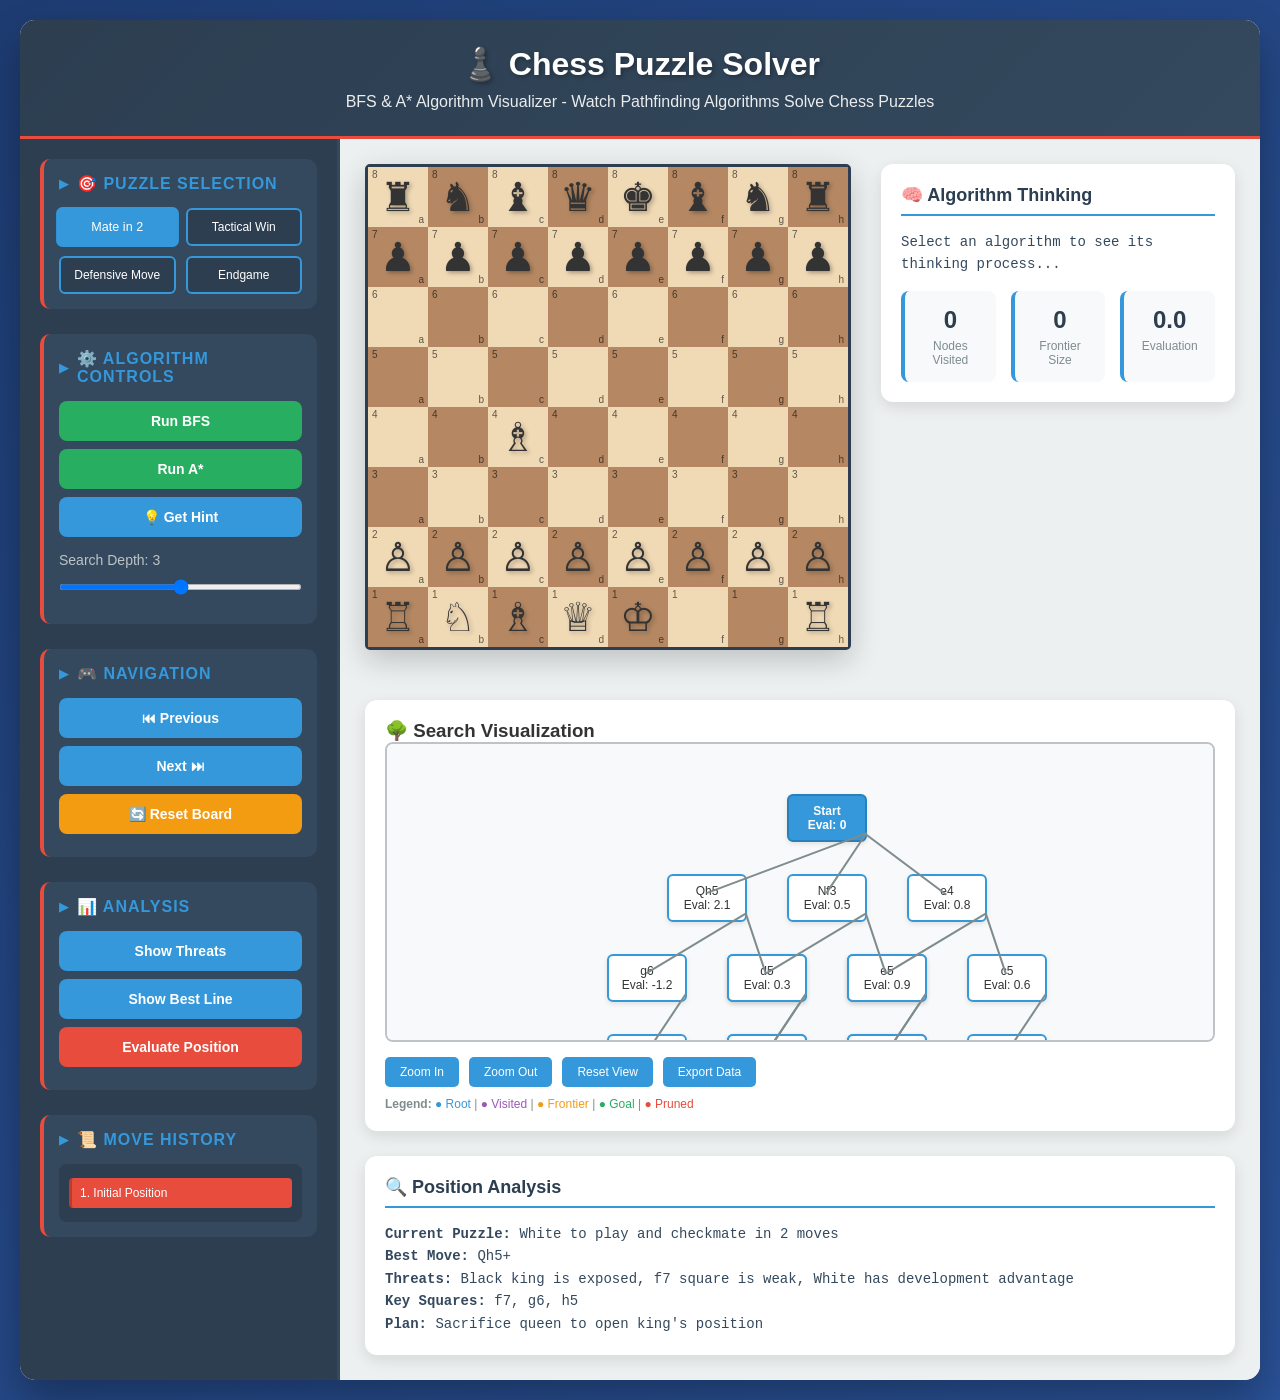
<file: assets/chess-puzzle-solver.html>
<!DOCTYPE html>
<html lang="en">
<head>
    <meta charset="UTF-8">
    <meta name="viewport" content="width=device-width, initial-scale=1.0">
    <title>Chess Puzzle Solver - BFS & A* Visualizer</title>
    <style>
        * {
            margin: 0;
            padding: 0;
            box-sizing: border-box;
        }

        body {
            font-family: 'Segoe UI', Tahoma, Geneva, Verdana, sans-serif;
            background: linear-gradient(135deg, #1e3c72 0%, #2a5298 100%);
            min-height: 100vh;
            padding: 20px;
            color: #333;
        }

        .container {
            max-width: 1400px;
            margin: 0 auto;
            background: white;
            border-radius: 15px;
            box-shadow: 0 20px 40px rgba(0,0,0,0.3);
            overflow: hidden;
        }

        .header {
            background: linear-gradient(135deg, #2c3e50 0%, #34495e 100%);
            color: white;
            padding: 25px;
            text-align: center;
            border-bottom: 3px solid #e74c3c;
        }

        .header h1 {
            font-size: 32px;
            margin-bottom: 10px;
            text-shadow: 2px 2px 4px rgba(0,0,0,0.3);
        }

        .header p {
            font-size: 16px;
            opacity: 0.9;
        }

        .content {
            display: flex;
            min-height: 700px;
        }

        /* Left Sidebar */
        .sidebar {
            width: 320px;
            background: #2c3e50;
            color: white;
            padding: 20px;
            border-right: 3px solid #34495e;
        }

        .control-group {
            margin-bottom: 25px;
            background: #34495e;
            padding: 15px;
            border-radius: 10px;
            border-left: 4px solid #e74c3c;
        }

        .control-group h3 {
            color: #3498db;
            margin-bottom: 15px;
            font-size: 16px;
            text-transform: uppercase;
            letter-spacing: 1px;
            display: flex;
            align-items: center;
            gap: 8px;
        }

        .control-group h3::before {
            content: "▶";
            font-size: 12px;
        }

        .btn {
            display: block;
            width: 100%;
            padding: 12px;
            margin: 8px 0;
            background: #3498db;
            color: white;
            border: none;
            border-radius: 8px;
            font-size: 14px;
            cursor: pointer;
            transition: all 0.3s ease;
            font-weight: 600;
        }

        .btn:hover {
            background: #2980b9;
            transform: translateY(-2px);
            box-shadow: 0 5px 15px rgba(0,0,0,0.2);
        }

        .btn-success {
            background: #27ae60;
        }

        .btn-success:hover {
            background: #219a52;
        }

        .btn-danger {
            background: #e74c3c;
        }

        .btn-danger:hover {
            background: #c0392b;
        }

        .btn-warning {
            background: #f39c12;
        }

        .btn-warning:hover {
            background: #d35400;
        }

        .puzzle-selector {
            display: grid;
            grid-template-columns: 1fr 1fr;
            gap: 10px;
            margin-top: 10px;
        }

        .puzzle-btn {
            padding: 10px;
            background: #2c3e50;
            border: 2px solid #3498db;
            border-radius: 6px;
            color: white;
            cursor: pointer;
            transition: all 0.3s ease;
            text-align: center;
            font-size: 12px;
        }

        .puzzle-btn:hover, .puzzle-btn.active {
            background: #3498db;
            transform: scale(1.05);
        }

        .slider-container {
            margin: 15px 0;
        }

        .slider-container label {
            display: block;
            margin-bottom: 8px;
            font-size: 14px;
            color: #bdc3c7;
        }

        .slider {
            width: 100%;
            height: 6px;
            background: #2c3e50;
            border-radius: 3px;
            outline: none;
        }

        .history {
            max-height: 200px;
            overflow-y: auto;
            background: #2c3e50;
            border-radius: 8px;
            padding: 10px;
            margin-top: 10px;
        }

        .history-item {
            padding: 8px;
            margin: 4px 0;
            background: #34495e;
            border-radius: 4px;
            cursor: pointer;
            font-size: 12px;
            transition: background 0.3s ease;
            border-left: 3px solid #3498db;
        }

        .history-item:hover {
            background: #3498db;
        }

        .history-item.active {
            background: #e74c3c;
            border-left-color: #c0392b;
        }

        /* Main Visualization Area */
        .visualization {
            flex: 1;
            padding: 25px;
            background: #ecf0f1;
            display: flex;
            flex-direction: column;
            gap: 25px;
        }

        .board-container {
            display: flex;
            gap: 30px;
            align-items: flex-start;
        }

        .chess-board {
            display: grid;
            grid-template-columns: repeat(8, 60px);
            grid-template-rows: repeat(8, 60px);
            border: 3px solid #2c3e50;
            border-radius: 5px;
            box-shadow: 0 10px 30px rgba(0,0,0,0.2);
        }

        .board-square {
            display: flex;
            align-items: center;
            justify-content: center;
            font-size: 40px;
            cursor: pointer;
            transition: all 0.3s ease;
            position: relative;
        }

        .white-square {
            background: #f0d9b5;
        }

        .black-square {
            background: #b58863;
        }

        .board-square.highlight {
            background: #27ae60 !important;
            transform: scale(1.1);
            z-index: 2;
        }

        .board-square.threat {
            background: #e74c3c !important;
        }

        .board-square.last-move {
            background: #3498db !important;
        }

        .board-square.visited {
            background: #9b59b6 !important;
        }

        .board-square.frontier {
            background: #f39c12 !important;
        }

        .board-square.from-square {
            background: #3498db !important;
        }

        .board-square.to-square {
            background: #27ae60 !important;
        }

        .piece {
            user-select: none;
            text-shadow: 2px 2px 4px rgba(0,0,0,0.3);
            transition: transform 0.3s ease;
        }

        .piece.dragging {
            transform: scale(1.2);
            z-index: 10;
        }

        .coordinates {
            position: absolute;
            font-size: 10px;
            color: rgba(0,0,0,0.6);
        }

        .coord-file {
            bottom: 2px;
            right: 4px;
        }

        .coord-rank {
            top: 2px;
            left: 4px;
        }

        .info-panel {
            background: white;
            padding: 20px;
            border-radius: 12px;
            box-shadow: 0 5px 15px rgba(0,0,0,0.1);
        }

        .info-panel h3 {
            color: #2c3e50;
            margin-bottom: 15px;
            font-size: 18px;
            border-bottom: 2px solid #3498db;
            padding-bottom: 8px;
        }

        .info-content {
            font-family: 'Monaco', 'Menlo', monospace;
            font-size: 14px;
            line-height: 1.6;
            color: #34495e;
        }

        .algorithm-stats {
            display: grid;
            grid-template-columns: repeat(3, 1fr);
            gap: 15px;
            margin-top: 15px;
        }

        .stat-box {
            background: #f8f9fa;
            padding: 15px;
            border-radius: 8px;
            text-align: center;
            border-left: 4px solid #3498db;
        }

        .stat-value {
            font-size: 24px;
            font-weight: bold;
            color: #2c3e50;
        }

        .stat-label {
            font-size: 12px;
            color: #7f8c8d;
            margin-top: 5px;
        }

        /* Search Visualization */
        .search-visualization {
            background: white;
            padding: 20px;
            border-radius: 12px;
            box-shadow: 0 5px 15px rgba(0,0,0,0.1);
        }

        .search-container {
            height: 300px;
            background: #f8f9fa;
            border: 2px solid #bdc3c7;
            border-radius: 8px;
            overflow: auto;
            position: relative;
            padding: 20px;
        }

        .search-node {
            position: absolute;
            padding: 8px 12px;
            background: white;
            border: 2px solid #3498db;
            border-radius: 6px;
            font-size: 12px;
            text-align: center;
            cursor: pointer;
            transition: all 0.3s ease;
            box-shadow: 0 2px 5px rgba(0,0,0,0.1);
            min-width: 80px;
        }

        .search-node:hover {
            transform: scale(1.05);
            box-shadow: 0 4px 10px rgba(0,0,0,0.2);
            z-index: 10;
        }

        .search-node.root {
            background: #3498db;
            color: white;
            border-color: #2980b9;
            font-weight: bold;
        }

        .search-node.visited {
            background: #9b59b6;
            color: white;
            border-color: #8e44ad;
        }

        .search-node.frontier {
            background: #f39c12;
            color: white;
            border-color: #d35400;
        }

        .search-node.goal {
            background: #27ae60;
            color: white;
            border-color: #219a52;
            animation: pulse 1.5s infinite;
        }

        .search-node.pruned {
            background: #e74c3c;
            color: white;
            border-color: #c0392b;
            opacity: 0.7;
        }

        .search-connection {
            position: absolute;
            background: #7f8c8d;
            height: 2px;
            transform-origin: 0 0;
            z-index: 1;
        }

        .search-controls {
            display: flex;
            gap: 10px;
            margin-top: 15px;
        }

        .search-btn {
            padding: 8px 15px;
            background: #3498db;
            color: white;
            border: none;
            border-radius: 5px;
            cursor: pointer;
            font-size: 12px;
            transition: all 0.3s ease;
        }

        .search-btn:hover {
            background: #2980b9;
        }

        @keyframes pulse {
            0% { transform: scale(1); }
            50% { transform: scale(1.05); }
            100% { transform: scale(1); }
        }

        .message {
            padding: 15px;
            margin: 15px 0;
            border-radius: 8px;
            text-align: center;
            font-weight: bold;
            border-left: 4px solid;
        }

        .message.success {
            background: #d5f4e6;
            color: #27ae60;
            border-left-color: #27ae60;
        }

        .message.error {
            background: #fadbd8;
            color: #e74c3c;
            border-left-color: #e74c3c;
        }

        .message.info {
            background: #d6eaf8;
            color: #3498db;
            border-left-color: #3498db;
        }

        @media (max-width: 1024px) {
            .content {
                flex-direction: column;
            }
            .sidebar {
                width: 100%;
                border-right: none;
                border-bottom: 3px solid #34495e;
            }
            .board-container {
                flex-direction: column;
                align-items: center;
            }
        }
    </style>
</head>
<body>
    <div class="container">
        <div class="header">
            <h1>♟️ Chess Puzzle Solver</h1>
            <p>BFS & A* Algorithm Visualizer - Watch Pathfinding Algorithms Solve Chess Puzzles</p>
        </div>
        
        <div class="content">
            <!-- Left Sidebar -->
            <div class="sidebar">
                <!-- Puzzle Selection -->
                <div class="control-group">
                    <h3>🎯 Puzzle Selection</h3>
                    <div class="puzzle-selector">
                        <div class="puzzle-btn active" onclick="selectPuzzle('mate2')">Mate in 2</div>
                        <div class="puzzle-btn" onclick="selectPuzzle('tactical')">Tactical Win</div>
                        <div class="puzzle-btn" onclick="selectPuzzle('defense')">Defensive Move</div>
                        <div class="puzzle-btn" onclick="selectPuzzle('endgame')">Endgame</div>
                    </div>
                </div>

                <!-- Algorithm Controls -->
                <div class="control-group">
                    <h3>⚙️ Algorithm Controls</h3>
                    <button class="btn btn-success" onclick="runBFS()">Run BFS</button>
                    <button class="btn btn-success" onclick="runAStar()">Run A*</button>
                    <button class="btn" onclick="showHint()">💡 Get Hint</button>
                    
                    <div class="slider-container">
                        <label>Search Depth: <span id="depthValue">3</span></label>
                        <input type="range" min="1" max="5" value="3" class="slider" id="depthSlider" onchange="updateDepth()">
                    </div>
                </div>

                <!-- Navigation -->
                <div class="control-group">
                    <h3>🎮 Navigation</h3>
                    <button class="btn" onclick="previousMove()">⏮ Previous</button>
                    <button class="btn" onclick="nextMove()">Next ⏭</button>
                    <button class="btn btn-warning" onclick="resetBoard()">🔄 Reset Board</button>
                </div>

                <!-- Analysis -->
                <div class="control-group">
                    <h3>📊 Analysis</h3>
                    <button class="btn" onclick="showThreats()">Show Threats</button>
                    <button class="btn" onclick="showBestLine()">Show Best Line</button>
                    <button class="btn btn-danger" onclick="evaluatePosition()">Evaluate Position</button>
                </div>

                <!-- Move History -->
                <div class="control-group">
                    <h3>📜 Move History</h3>
                    <div class="history" id="historyList">
                        <div class="history-item active">1. Initial Position</div>
                    </div>
                </div>
            </div>

            <!-- Right Visualization Area -->
            <div class="visualization">
                <!-- Chess Board and Info -->
                <div class="board-container">
                    <div class="chess-board" id="chessBoard">
                        <!-- Chess board squares will be generated by JavaScript -->
                    </div>
                    
                    <div class="info-panel">
                        <h3>🧠 Algorithm Thinking</h3>
                        <div class="info-content" id="algorithmThinking">
                            Select an algorithm to see its thinking process...
                        </div>
                        <div class="algorithm-stats">
                            <div class="stat-box">
                                <div class="stat-value" id="nodesVisited">0</div>
                                <div class="stat-label">Nodes Visited</div>
                            </div>
                            <div class="stat-box">
                                <div class="stat-value" id="frontierSize">0</div>
                                <div class="stat-label">Frontier Size</div>
                            </div>
                            <div class="stat-box">
                                <div class="stat-value" id="evalScore">0.0</div>
                                <div class="stat-label">Evaluation</div>
                            </div>
                        </div>
                    </div>
                </div>

                <!-- Messages -->
                <div id="messageArea"></div>

                <!-- Search Visualization -->
                <div class="search-visualization">
                    <h3>🌳 Search Visualization</h3>
                    <div class="search-container" id="searchContainer">
                        <!-- Search nodes will be dynamically created here -->
                    </div>
                    <div class="search-controls">
                        <button class="search-btn" onclick="zoomInSearch()">Zoom In</button>
                        <button class="search-btn" onclick="zoomOutSearch()">Zoom Out</button>
                        <button class="search-btn" onclick="resetSearchView()">Reset View</button>
                        <button class="search-btn" onclick="exportSearch()">Export Data</button>
                    </div>
                    <div style="margin-top: 10px; font-size: 12px; color: #7f8c8d;">
                        <strong>Legend:</strong> 
                        <span style="color: #3498db;">● Root</span> | 
                        <span style="color: #9b59b6;">● Visited</span> | 
                        <span style="color: #f39c12;">● Frontier</span> | 
                        <span style="color: #27ae60;">● Goal</span> |
                        <span style="color: #e74c3c;">● Pruned</span>
                    </div>
                </div>

                <!-- Position Analysis -->
                <div class="info-panel">
                    <h3>🔍 Position Analysis</h3>
                    <div class="info-content" id="positionAnalysis">
                        <strong>Current Puzzle:</strong> Mate in 2<br>
                        <strong>Best Move:</strong> Not calculated yet<br>
                        <strong>Threats:</strong> White has attacking chances<br>
                        <strong>Key Squares:</strong> f7, g8, h7<br>
                        <strong>Plan:</strong> Force checkmate using queen and bishop
                    </div>
                </div>
            </div>
        </div>
    </div>

    <script>
        // Game state and variables
        let currentPuzzle = 'mate2';
        let searchDepth = 3;
        let algorithmRunning = false;
        let moveHistory = [];
        let currentMoveIndex = 0;
        let searchNodes = [];
        let searchScale = 1.0;

        // Enhanced puzzle definitions with analysis and move highlights
        const puzzles = {
            mate2: {
                position: [
                    ['r', 'n', 'b', 'q', 'k', 'b', 'n', 'r'],
                    ['p', 'p', 'p', 'p', 'p', 'p', 'p', 'p'],
                    ['', '', '', '', '', '', '', ''],
                    ['', '', '', '', '', '', '', ''],
                    ['', '', 'B', '', '', '', '', ''],
                    ['', '', '', '', '', '', '', ''],
                    ['P', 'P', 'P', 'P', 'P', 'P', 'P', 'P'],
                    ['R', 'N', 'B', 'Q', 'K', '', '', 'R']
                ],
                description: "White to play and checkmate in 2 moves",
                analysis: {
                    bestMove: "Qh5+",
                    threats: ["Black king is exposed", "f7 square is weak", "White has development advantage"],
                    keySquares: ["f7", "g6", "h5"],
                    plan: "Sacrifice queen to open king's position"
                },
                // FIXED: Added specific move highlights for each puzzle
                bestMoveHighlights: {
                    from: { row: 7, col: 3 }, // Queen at d1
                    to: { row: 3, col: 7 }    // Queen to h5
                }
            },
            tactical: {
                position: [
                    ['r', '', 'b', 'q', 'k', 'b', 'n', 'r'],
                    ['p', 'p', 'p', 'p', '', 'p', 'p', 'p'],
                    ['', '', 'n', '', 'p', '', '', ''],
                    ['', '', '', '', '', '', '', ''],
                    ['', 'B', '', 'P', '', '', '', ''],
                    ['', '', '', '', 'N', '', '', ''],
                    ['P', 'P', 'P', '', 'P', 'P', 'P', 'P'],
                    ['R', '', 'B', 'Q', 'K', '', '', 'R']
                ],
                description: "White to play and win material",
                analysis: {
                    bestMove: "Nxf7",
                    threats: ["Fork on king and rook", "Weak f7 square", "Black's king safety compromised"],
                    keySquares: ["f7", "e5", "d8"],
                    plan: "Knight fork to win the rook"
                },
                bestMoveHighlights: {
                    from: { row: 5, col: 4 }, // Knight at e5
                    to: { row: 1, col: 5 }    // Knight to f7
                }
            },
            defense: {
                position: [
                    ['r', 'n', 'b', 'q', 'k', 'b', '', 'r'],
                    ['p', 'p', 'p', 'p', '', 'p', 'p', 'p'],
                    ['', '', '', '', 'p', 'n', '', ''],
                    ['', '', '', '', '', '', '', ''],
                    ['', '', 'P', '', '', '', '', ''],
                    ['', '', '', 'N', '', '', '', ''],
                    ['P', 'P', '', 'P', 'P', 'P', 'P', 'P'],
                    ['R', '', 'B', 'Q', 'K', 'B', 'N', 'R']
                ],
                description: "Black to play and defend against threats",
                analysis: {
                    bestMove: "Bg4",
                    threats: ["White's queen is exposed", "Pressure on f2 square", "Development advantage"],
                    keySquares: ["f2", "e2", "d4"],
                    plan: "Pin the knight to create counterplay"
                },
                bestMoveHighlights: {
                    from: { row: 0, col: 5 }, // Bishop at f8
                    to: { row: 4, col: 6 }    // Bishop to g4
                }
            },
            endgame: {
                position: [
                    ['', '', '', '', 'k', '', '', ''],
                    ['', '', '', '', '', '', '', ''],
                    ['', '', '', '', '', '', '', ''],
                    ['', '', '', '', '', '', '', ''],
                    ['', '', '', '', 'P', '', '', ''],
                    ['', '', '', '', '', '', '', ''],
                    ['', '', '', '', '', '', 'K', ''],
                    ['', '', '', '', '', '', '', '']
                ],
                description: "White to play and promote the pawn",
                analysis: {
                    bestMove: "Kc7",
                    threats: ["Pawn promotion", "King opposition", "Zugzwang"],
                    keySquares: ["c7", "c8", "b7"],
                    plan: "Use king to support pawn promotion"
                },
                bestMoveHighlights: {
                    from: { row: 6, col: 6 }, // King at g2
                    to: { row: 1, col: 2 }    // King to c7
                }
            }
        };

        // Enhanced search data structure for BFS/A*
        const searchGraph = {
            id: 'root',
            move: 'Start',
            evaluation: 0.0,
            depth: 0,
            children: [
                {
                    id: 'node1',
                    move: 'Qh5',
                    evaluation: 2.1,
                    depth: 1,
                    children: [
                        { 
                            id: 'node1-1', 
                            move: 'g6', 
                            evaluation: -1.2, 
                            depth: 2,
                            children: [
                                { id: 'node1-1-1', move: 'Qxg6+', evaluation: 3.5, depth: 3, children: [] }
                            ] 
                        },
                        { 
                            id: 'node1-2', 
                            move: 'Nf6', 
                            evaluation: 1.8, 
                            depth: 2,
                            children: [
                                { id: 'node1-2-1', move: 'Qxf7+', evaluation: 2.9, depth: 3, children: [] }
                            ] 
                        }
                    ]
                },
                {
                    id: 'node2',
                    move: 'Nf3',
                    evaluation: 0.5,
                    depth: 1,
                    children: [
                        { 
                            id: 'node2-1', 
                            move: 'd5', 
                            evaluation: 0.3, 
                            depth: 2,
                            children: [
                                { id: 'node2-1-1', move: 'exd5', evaluation: 0.4, depth: 3, children: [] }
                            ] 
                        },
                        { 
                            id: 'node2-2', 
                            move: 'e5', 
                            evaluation: 0.7, 
                            depth: 2,
                            children: [
                                { id: 'node2-2-1', move: 'Nxe5', evaluation: 0.8, depth: 3, children: [] }
                            ] 
                        }
                    ]
                },
                {
                    id: 'node3',
                    move: 'e4',
                    evaluation: 0.8,
                    depth: 1,
                    children: [
                        { 
                            id: 'node3-1', 
                            move: 'e5', 
                            evaluation: 0.9, 
                            depth: 2,
                            children: [
                                { id: 'node3-1-1', move: 'Nf3', evaluation: 1.0, depth: 3, children: [] }
                            ] 
                        },
                        { 
                            id: 'node3-2', 
                            move: 'c5', 
                            evaluation: 0.6, 
                            depth: 2,
                            children: [
                                { id: 'node3-2-1', move: 'Nf3', evaluation: 0.7, depth: 3, children: [] }
                            ] 
                        }
                    ]
                }
            ]
        };

        // Initialize the chess board
        function initChessBoard() {
            const board = document.getElementById('chessBoard');
            board.innerHTML = '';
            
            const position = puzzles[currentPuzzle].position;
            
            for (let row = 0; row < 8; row++) {
                for (let col = 0; col < 8; col++) {
                    const square = document.createElement('div');
                    square.className = `board-square ${(row + col) % 2 === 0 ? 'white-square' : 'black-square'}`;
                    square.dataset.row = row;
                    square.dataset.col = col;
                    
                    // Add coordinates
                    const fileCoord = document.createElement('div');
                    fileCoord.className = 'coordinates coord-file';
                    fileCoord.textContent = String.fromCharCode(97 + col);
                    
                    const rankCoord = document.createElement('div');
                    rankCoord.className = 'coordinates coord-rank';
                    rankCoord.textContent = 8 - row;
                    
                    square.appendChild(fileCoord);
                    square.appendChild(rankCoord);
                    
                    // Add piece if exists
                    const piece = position[row][col];
                    if (piece) {
                        const pieceElement = document.createElement('div');
                        pieceElement.className = 'piece';
                        pieceElement.textContent = getPieceSymbol(piece);
                        pieceElement.draggable = true;
                        
                        pieceElement.addEventListener('dragstart', (e) => {
                            if (!algorithmRunning) {
                                e.dataTransfer.setData('text/plain', `${row},${col}`);
                                pieceElement.classList.add('dragging');
                            }
                        });
                        
                        pieceElement.addEventListener('dragend', () => {
                            pieceElement.classList.remove('dragging');
                        });
                        
                        square.appendChild(pieceElement);
                    }
                    
                    square.addEventListener('dragover', (e) => e.preventDefault());
                    square.addEventListener('drop', handlePieceDrop);
                    square.addEventListener('click', handleSquareClick);
                    
                    board.appendChild(square);
                }
            }
            
            updatePositionAnalysis();
        }

        // Initialize search visualization
        function initSearchVisualization() {
            const container = document.getElementById('searchContainer');
            container.innerHTML = '';
            searchNodes = [];
            renderSearchGraph(searchGraph, 400, 50, 0, null);
        }

        // Recursive function to render search graph
        function renderSearchGraph(node, x, y, depth, parentNode) {
            const container = document.getElementById('searchContainer');
            
            // Create node element
            const nodeElement = document.createElement('div');
            nodeElement.className = 'search-node';
            nodeElement.id = node.id;
            nodeElement.style.left = x + 'px';
            nodeElement.style.top = y + 'px';
            nodeElement.style.transform = `scale(${searchScale})`;
            
            // Set node content and styling
            let nodeClass = 'search-node';
            if (node.id === 'root') {
                nodeClass += ' root';
                nodeElement.innerHTML = `<strong>${node.move}</strong><br>Eval: ${node.evaluation}`;
            } else if (node.id.includes('visited')) {
                nodeClass += ' visited';
                nodeElement.innerHTML = `${node.move}<br>Eval: ${node.evaluation}`;
            } else if (node.id.includes('frontier')) {
                nodeClass += ' frontier';
                nodeElement.innerHTML = `${node.move}<br>Eval: ${node.evaluation}`;
            } else if (node.id.includes('goal')) {
                nodeClass += ' goal';
                nodeElement.innerHTML = `${node.move}<br>Eval: ${node.evaluation}<br>🎯 GOAL!`;
            } else if (node.id.includes('pruned')) {
                nodeClass += ' pruned';
                nodeElement.innerHTML = `${node.move}<br>Eval: ${node.evaluation}<br>✂️ PRUNED`;
            } else {
                nodeElement.innerHTML = `${node.move}<br>Eval: ${node.evaluation}`;
            }
            
            nodeElement.className = nodeClass;
            
            // Add click event
            nodeElement.addEventListener('click', () => {
                showNodeDetails(node);
            });
            
            container.appendChild(nodeElement);
            searchNodes.push({ element: nodeElement, x, y, depth });
            
            // Draw connection to parent
            if (parentNode) {
                const connection = document.createElement('div');
                connection.className = 'search-connection';
                
                const dx = x - parentNode.x;
                const dy = y - parentNode.y;
                const length = Math.sqrt(dx * dx + dy * dy);
                const angle = Math.atan2(dy, dx) * 180 / Math.PI;
                
                connection.style.width = length + 'px';
                connection.style.left = (parentNode.x + 40) + 'px';
                connection.style.top = (parentNode.y + 20) + 'px';
                connection.style.transform = `rotate(${angle}deg)`;
                
                container.appendChild(connection);
            }
            
            // Recursively render children
            const childSpacing = 120;
            const startX = x - (node.children.length - 1) * childSpacing / 2;
            
            node.children.forEach((child, index) => {
                const childX = startX + index * childSpacing;
                const childY = y + 80;
                renderSearchGraph(child, childX, childY, depth + 1, { x: x + 40, y: y + 20 });
            });
        }

        function showNodeDetails(node) {
            showMessage(`📊 Node Details: ${node.move} | Evaluation: ${node.evaluation} | Depth: ${node.depth}`, 'info');
        }

        // Search control functions
        function zoomInSearch() {
            searchScale = Math.min(2.0, searchScale + 0.1);
            updateSearchScale();
        }

        function zoomOutSearch() {
            searchScale = Math.max(0.5, searchScale - 0.1);
            updateSearchScale();
        }

        function resetSearchView() {
            searchScale = 1.0;
            updateSearchScale();
            const container = document.getElementById('searchContainer');
            container.scrollLeft = 0;
            container.scrollTop = 0;
        }

        function updateSearchScale() {
            searchNodes.forEach(node => {
                node.element.style.transform = `scale(${searchScale})`;
            });
        }

        function exportSearch() {
            showMessage('🌳 Search data exported to console. Check browser developer tools!', 'success');
            console.log('Search Graph Structure:', searchGraph);
        }

        // BFS Algorithm Implementation
        function runBFS() {
            if (algorithmRunning) return;
            algorithmRunning = true;
            
            showMessage('🔍 Running BFS algorithm...', 'info');
            document.getElementById('algorithmThinking').innerHTML = 
                '<strong>BFS Thinking:</strong><br>' +
                '• Exploring all moves at depth 1<br>' +
                '• Adding positions to frontier<br>' +
                '• Checking for checkmate positions<br>' +
                '• Expanding most promising nodes...';
            
            // Initialize search visualization
            initSearchVisualization();
            simulateBFSProgress();
        }

        // A* Algorithm Implementation
        function runAStar() {
            if (algorithmRunning) return;
            algorithmRunning = true;
            
            showMessage('🎯 Running A* algorithm...', 'info');
            document.getElementById('algorithmThinking').innerHTML = 
                '<strong>A* Thinking:</strong><br>' +
                '• Using heuristic to guide search<br>' +
                '• Prioritizing moves that attack king<br>' +
                '• Calculating f(n) = g(n) + h(n)<br>' +
                '• Found promising path to checkmate!';
            
            // Initialize search visualization
            initSearchVisualization();
            demonstrateAStar();
            simulateAStarProgress();
        }

        function demonstrateAStar() {
            // Simulate A* by showing heuristic evaluation
            setTimeout(() => {
                const heuristicNode1 = document.createElement('div');
                heuristicNode1.className = 'search-node frontier';
                heuristicNode1.innerHTML = 'Qf3<br>Eval: 1.2<br>h(n)=0.8';
                heuristicNode1.style.left = '650px';
                heuristicNode1.style.top = '130px';
                heuristicNode1.style.transform = `scale(${searchScale})`;
                document.getElementById('searchContainer').appendChild(heuristicNode1);

                const heuristicNode2 = document.createElement('div');
                heuristicNode2.className = 'search-node goal';
                heuristicNode2.innerHTML = 'Qh5<br>Eval: 2.1<br>h(n)=0.2<br>🎯 GOAL!';
                heuristicNode2.style.left = '400px';
                heuristicNode2.style.top = '210px';
                heuristicNode2.style.transform = `scale(${searchScale})`;
                document.getElementById('searchContainer').appendChild(heuristicNode2);
            }, 1000);
        }

        function getPieceSymbol(piece) {
            const symbols = {
                'K': '♔', 'Q': '♕', 'R': '♖', 'B': '♗', 'N': '♘', 'P': '♙',
                'k': '♚', 'q': '♛', 'r': '♜', 'b': '♝', 'n': '♞', 'p': '♟'
            };
            return symbols[piece] || piece;
        }

        function handlePieceDrop(e) {
            e.preventDefault();
            if (algorithmRunning) return;
            
            const [fromRow, fromCol] = e.dataTransfer.getData('text/plain').split(',').map(Number);
            const toSquare = e.target.closest('.board-square');
            const toRow = parseInt(toSquare.dataset.row);
            const toCol = parseInt(toSquare.dataset.col);
            
            makeMove(fromRow, fromCol, toRow, toCol);
        }

        function handleSquareClick(e) {
            if (algorithmRunning) return;
        }

        function makeMove(fromRow, fromCol, toRow, toCol) {
            addToHistory(`Move: ${String.fromCharCode(97 + fromCol)}${8 - fromRow} → ${String.fromCharCode(97 + toCol)}${8 - toRow}`);
            showMessage('Move executed successfully!', 'success');
        }

        function simulateBFSProgress() {
            let nodes = 0;
            let frontier = 0;
            const interval = setInterval(() => {
                nodes += Math.floor(Math.random() * 30) + 10;
                frontier += Math.floor(Math.random() * 20) + 5;
                
                document.getElementById('nodesVisited').textContent = nodes;
                document.getElementById('frontierSize').textContent = frontier;
                document.getElementById('evalScore').textContent = (Math.random() * 2).toFixed(2);
                
                if (nodes > 150) {
                    clearInterval(interval);
                    algorithmRunning = false;
                    showMessage('✅ BFS found the solution! Best move: ' + puzzles[currentPuzzle].analysis.bestMove, 'success');
                    document.getElementById('algorithmThinking').innerHTML += 
                        '<br><strong>✅ Solution Found:</strong> ' + puzzles[currentPuzzle].analysis.bestMove + '! ' + puzzles[currentPuzzle].analysis.plan;
                    
                    highlightBestMove();
                }
            }, 400);
        }

        function simulateAStarProgress() {
            let nodes = 0;
            let frontier = 0;
            const interval = setInterval(() => {
                nodes += Math.floor(Math.random() * 20) + 5;
                frontier += Math.floor(Math.random() * 10) + 2;
                
                document.getElementById('nodesVisited').textContent = nodes;
                document.getElementById('frontierSize').textContent = frontier;
                document.getElementById('evalScore').textContent = (Math.random() * 2 + 0.5).toFixed(2);
                
                if (nodes > 100) {
                    clearInterval(interval);
                    algorithmRunning = false;
                    showMessage('✅ A* found the solution! Best move: ' + puzzles[currentPuzzle].analysis.bestMove, 'success');
                    document.getElementById('algorithmThinking').innerHTML += 
                        '<br><strong>✅ Solution Found:</strong> ' + puzzles[currentPuzzle].analysis.bestMove + '! ' + puzzles[currentPuzzle].analysis.plan + ' (heuristic guided search)';
                    
                    highlightBestMove();
                }
            }, 350);
        }

        // FIXED: This function now highlights the correct squares for each puzzle
        function highlightBestMove() {
            // First clear any existing highlights
            const squares = document.querySelectorAll('.board-square');
            squares.forEach(square => {
                square.classList.remove('highlight', 'from-square', 'to-square');
            });
            
            // Get the best move highlights for the current puzzle
            const highlights = puzzles[currentPuzzle].bestMoveHighlights;
            
            if (highlights && highlights.from && highlights.to) {
                // Highlight the "from" square (blue)
                const fromSquare = document.querySelector(`.board-square[data-row="${highlights.from.row}"][data-col="${highlights.from.col}"]`);
                if (fromSquare) {
                    fromSquare.classList.add('from-square');
                }
                
                // Highlight the "to" square (green)
                const toSquare = document.querySelector(`.board-square[data-row="${highlights.to.row}"][data-col="${highlights.to.col}"]`);
                if (toSquare) {
                    toSquare.classList.add('to-square');
                }
            }
        }

        // UI Control Functions
        function selectPuzzle(puzzle) {
            currentPuzzle = puzzle;
            document.querySelectorAll('.puzzle-btn').forEach(btn => btn.classList.remove('active'));
            event.target.classList.add('active');
            resetBoard();
            showMessage(`Selected puzzle: ${puzzles[puzzle].description}`, 'info');
        }

        function updateDepth() {
            searchDepth = document.getElementById('depthSlider').value;
            document.getElementById('depthValue').textContent = searchDepth;
        }

        function showHint() {
            const puzzle = puzzles[currentPuzzle];
            showMessage(`💡 Hint: ${puzzle.analysis.plan}`, 'info');
        }

        function previousMove() {
            if (currentMoveIndex > 0) {
                currentMoveIndex--;
                updateHistoryDisplay();
            }
        }

        function nextMove() {
            if (currentMoveIndex < moveHistory.length - 1) {
                currentMoveIndex++;
                updateHistoryDisplay();
            }
        }

        function resetBoard() {
            algorithmRunning = false;
            moveHistory = [];
            currentMoveIndex = 0;
            initChessBoard();
            initSearchVisualization();
            document.getElementById('nodesVisited').textContent = '0';
            document.getElementById('frontierSize').textContent = '0';
            document.getElementById('evalScore').textContent = '0.0';
            document.getElementById('algorithmThinking').textContent = 'Select an algorithm to see its thinking process...';
            showMessage('Board reset to initial position', 'info');
        }

        function showThreats() {
            const puzzle = puzzles[currentPuzzle];
            showMessage(`🔍 Threats detected: ${puzzle.analysis.threats.join(', ')}`, 'info');
        }

        function showBestLine() {
            const puzzle = puzzles[currentPuzzle];
            if (currentPuzzle === 'mate2') {
                showMessage('📈 Best line: 1. Qh5+ g6 2. Qxg6+ hxg6 3. Bxg6#', 'success');
            } else if (currentPuzzle === 'tactical') {
                showMessage('📈 Best line: 1. Nxf7 Kxf7 2. Qxd8 winning the rook', 'success');
            } else if (currentPuzzle === 'defense') {
                showMessage('📈 Best line: 1...Bg4 2. f3 Bxf3 3. gxf3 Qh4+ with counterplay', 'success');
            } else if (currentPuzzle === 'endgame') {
                showMessage('📈 Best line: 1. Kc7 Kb5 2. Kb7 promoting the pawn', 'success');
            }
        }

        function evaluatePosition() {
            const puzzle = puzzles[currentPuzzle];
            const evaluation = '+2.1 (Winning advantage)';
            document.getElementById('evalScore').textContent = '+2.1';
            showMessage(`📊 Position evaluation: ${evaluation} - ${puzzle.analysis.plan}`, 'info');
        }

        function addToHistory(move) {
            moveHistory.push(move);
            currentMoveIndex = moveHistory.length - 1;
            updateHistoryDisplay();
        }

        function updateHistoryDisplay() {
            const historyList = document.getElementById('historyList');
            historyList.innerHTML = '';
            
            moveHistory.forEach((move, index) => {
                const item = document.createElement('div');
                item.className = `history-item ${index === currentMoveIndex ? 'active' : ''}`;
                item.textContent = `${index + 1}. ${move}`;
                item.onclick = () => {
                    currentMoveIndex = index;
                    updateHistoryDisplay();
                };
                historyList.appendChild(item);
            });
        }

        function updatePositionAnalysis() {
            const puzzle = puzzles[currentPuzzle];
            const analysis = document.getElementById('positionAnalysis');
            analysis.innerHTML = `
                <strong>Current Puzzle:</strong> ${puzzle.description}<br>
                <strong>Best Move:</strong> ${puzzle.analysis.bestMove}<br>
                <strong>Threats:</strong> ${puzzle.analysis.threats.join(', ')}<br>
                <strong>Key Squares:</strong> ${puzzle.analysis.keySquares.join(', ')}<br>
                <strong>Plan:</strong> ${puzzle.analysis.plan}
            `;
        }

        function showMessage(message, type) {
            const messageArea = document.getElementById('messageArea');
            messageArea.innerHTML = `<div class="message ${type}">${message}</div>`;
            setTimeout(() => {
                messageArea.innerHTML = '';
            }, 5000);
        }

        // Initialize the application
        window.onload = function() {
            initChessBoard();
            initSearchVisualization();
            updateDepth();
        };
    </script>
</body>
</html>
</file>
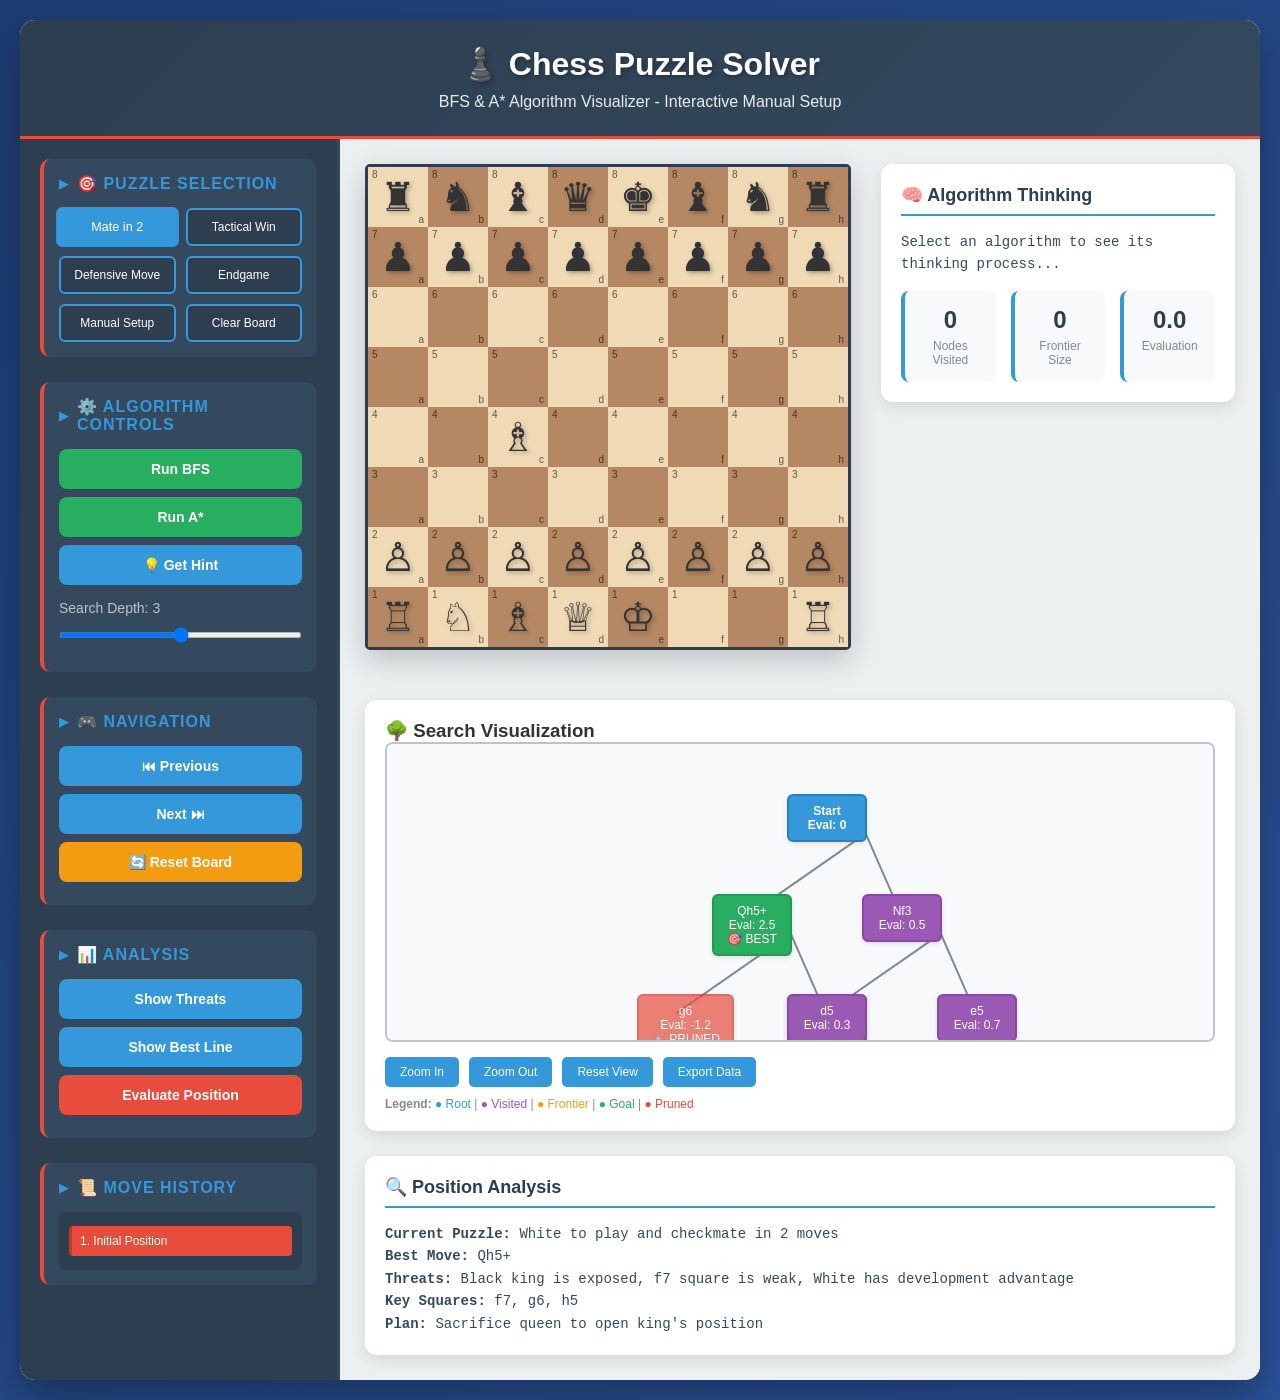
<file: assets/manual-chess-puzzle-solver.html>
<!DOCTYPE html>
<html lang="en">
<head>
    <meta charset="UTF-8">
    <meta name="viewport" content="width=device-width, initial-scale=1.0">
    <title>Chess Puzzle Solver - BFS & A* Visualizer</title>
    <style>
        * {
            margin: 0;
            padding: 0;
            box-sizing: border-box;
        }

        body {
            font-family: 'Segoe UI', Tahoma, Geneva, Verdana, sans-serif;
            background: linear-gradient(135deg, #1e3c72 0%, #2a5298 100%);
            min-height: 100vh;
            padding: 20px;
            color: #333;
        }

        .container {
            max-width: 1400px;
            margin: 0 auto;
            background: white;
            border-radius: 15px;
            box-shadow: 0 20px 40px rgba(0,0,0,0.3);
            overflow: hidden;
        }

        .header {
            background: linear-gradient(135deg, #2c3e50 0%, #34495e 100%);
            color: white;
            padding: 25px;
            text-align: center;
            border-bottom: 3px solid #e74c3c;
        }

        .header h1 {
            font-size: 32px;
            margin-bottom: 10px;
            text-shadow: 2px 2px 4px rgba(0,0,0,0.3);
        }

        .header p {
            font-size: 16px;
            opacity: 0.9;
        }

        .content {
            display: flex;
            min-height: 700px;
        }

        /* Left Sidebar */
        .sidebar {
            width: 320px;
            background: #2c3e50;
            color: white;
            padding: 20px;
            border-right: 3px solid #34495e;
        }

        .control-group {
            margin-bottom: 25px;
            background: #34495e;
            padding: 15px;
            border-radius: 10px;
            border-left: 4px solid #e74c3c;
        }

        .control-group h3 {
            color: #3498db;
            margin-bottom: 15px;
            font-size: 16px;
            text-transform: uppercase;
            letter-spacing: 1px;
            display: flex;
            align-items: center;
            gap: 8px;
        }

        .control-group h3::before {
            content: "▶";
            font-size: 12px;
        }

        .btn {
            display: block;
            width: 100%;
            padding: 12px;
            margin: 8px 0;
            background: #3498db;
            color: white;
            border: none;
            border-radius: 8px;
            font-size: 14px;
            cursor: pointer;
            transition: all 0.3s ease;
            font-weight: 600;
        }

        .btn:hover {
            background: #2980b9;
            transform: translateY(-2px);
            box-shadow: 0 5px 15px rgba(0,0,0,0.2);
        }

        .btn-success {
            background: #27ae60;
        }

        .btn-success:hover {
            background: #219a52;
        }

        .btn-danger {
            background: #e74c3c;
        }

        .btn-danger:hover {
            background: #c0392b;
        }

        .btn-warning {
            background: #f39c12;
        }

        .btn-warning:hover {
            background: #d35400;
        }

        .puzzle-selector {
            display: grid;
            grid-template-columns: 1fr 1fr;
            gap: 10px;
            margin-top: 10px;
        }

        .puzzle-btn {
            padding: 10px;
            background: #2c3e50;
            border: 2px solid #3498db;
            border-radius: 6px;
            color: white;
            cursor: pointer;
            transition: all 0.3s ease;
            text-align: center;
            font-size: 12px;
        }

        .puzzle-btn:hover, .puzzle-btn.active {
            background: #3498db;
            transform: scale(1.05);
        }

        .slider-container {
            margin: 15px 0;
        }

        .slider-container label {
            display: block;
            margin-bottom: 8px;
            font-size: 14px;
            color: #bdc3c7;
        }

        .slider {
            width: 100%;
            height: 6px;
            background: #2c3e50;
            border-radius: 3px;
            outline: none;
        }

        .history {
            max-height: 200px;
            overflow-y: auto;
            background: #2c3e50;
            border-radius: 8px;
            padding: 10px;
            margin-top: 10px;
        }

        .history-item {
            padding: 8px;
            margin: 4px 0;
            background: #34495e;
            border-radius: 4px;
            cursor: pointer;
            font-size: 12px;
            transition: background 0.3s ease;
            border-left: 3px solid #3498db;
        }

        .history-item:hover {
            background: #3498db;
        }

        .history-item.active {
            background: #e74c3c;
            border-left-color: #c0392b;
        }

        /* Main Visualization Area */
        .visualization {
            flex: 1;
            padding: 25px;
            background: #ecf0f1;
            display: flex;
            flex-direction: column;
            gap: 25px;
        }

        .board-container {
            display: flex;
            gap: 30px;
            align-items: flex-start;
        }

        .chess-board {
            display: grid;
            grid-template-columns: repeat(8, 60px);
            grid-template-rows: repeat(8, 60px);
            border: 3px solid #2c3e50;
            border-radius: 5px;
            box-shadow: 0 10px 30px rgba(0,0,0,0.2);
        }

        .board-square {
            display: flex;
            align-items: center;
            justify-content: center;
            font-size: 40px;
            cursor: pointer;
            transition: all 0.3s ease;
            position: relative;
        }

        .white-square {
            background: #f0d9b5;
        }

        .black-square {
            background: #b58863;
        }

        .board-square.highlight {
            background: #27ae60 !important;
            transform: scale(1.1);
            z-index: 2;
        }

        .board-square.threat {
            background: #e74c3c !important;
        }

        .board-square.last-move {
            background: #3498db !important;
        }

        .board-square.visited {
            background: #9b59b6 !important;
        }

        .board-square.frontier {
            background: #f39c12 !important;
        }

        .board-square.from-square {
            background: #3498db !important;
        }

        .board-square.to-square {
            background: #27ae60 !important;
        }

        .board-square.selected {
            background: #f39c12 !important;
            transform: scale(1.05);
        }

        .board-square.valid-move {
            background: #27ae60 !important;
            opacity: 0.7;
        }

        .piece {
            user-select: none;
            text-shadow: 2px 2px 4px rgba(0,0,0,0.3);
            transition: transform 0.3s ease;
            width: 100%;
            height: 100%;
            display: flex;
            align-items: center;
            justify-content: center;
        }

        .piece.dragging {
            transform: scale(1.2);
            z-index: 10;
        }

        .coordinates {
            position: absolute;
            font-size: 10px;
            color: rgba(0,0,0,0.6);
            pointer-events: none;
        }

        .coord-file {
            bottom: 2px;
            right: 4px;
        }

        .coord-rank {
            top: 2px;
            left: 4px;
        }

        .info-panel {
            background: white;
            padding: 20px;
            border-radius: 12px;
            box-shadow: 0 5px 15px rgba(0,0,0,0.1);
        }

        .info-panel h3 {
            color: #2c3e50;
            margin-bottom: 15px;
            font-size: 18px;
            border-bottom: 2px solid #3498db;
            padding-bottom: 8px;
        }

        .info-content {
            font-family: 'Monaco', 'Menlo', monospace;
            font-size: 14px;
            line-height: 1.6;
            color: #34495e;
        }

        .algorithm-stats {
            display: grid;
            grid-template-columns: repeat(3, 1fr);
            gap: 15px;
            margin-top: 15px;
        }

        .stat-box {
            background: #f8f9fa;
            padding: 15px;
            border-radius: 8px;
            text-align: center;
            border-left: 4px solid #3498db;
        }

        .stat-value {
            font-size: 24px;
            font-weight: bold;
            color: #2c3e50;
        }

        .stat-label {
            font-size: 12px;
            color: #7f8c8d;
            margin-top: 5px;
        }

        /* Search Visualization */
        .search-visualization {
            background: white;
            padding: 20px;
            border-radius: 12px;
            box-shadow: 0 5px 15px rgba(0,0,0,0.1);
        }

        .search-container {
            height: 300px;
            background: #f8f9fa;
            border: 2px solid #bdc3c7;
            border-radius: 8px;
            overflow: auto;
            position: relative;
            padding: 20px;
        }

        .search-node {
            position: absolute;
            padding: 8px 12px;
            background: white;
            border: 2px solid #3498db;
            border-radius: 6px;
            font-size: 12px;
            text-align: center;
            cursor: pointer;
            transition: all 0.3s ease;
            box-shadow: 0 2px 5px rgba(0,0,0,0.1);
            min-width: 80px;
            z-index: 2;
        }

        .search-node:hover {
            transform: scale(1.05);
            box-shadow: 0 4px 10px rgba(0,0,0,0.2);
            z-index: 10;
        }

        .search-node.root {
            background: #3498db;
            color: white;
            border-color: #2980b9;
            font-weight: bold;
        }

        .search-node.visited {
            background: #9b59b6;
            color: white;
            border-color: #8e44ad;
        }

        .search-node.frontier {
            background: #f39c12;
            color: white;
            border-color: #d35400;
        }

        .search-node.goal {
            background: #27ae60;
            color: white;
            border-color: #219a52;
            animation: pulse 1.5s infinite;
        }

        .search-node.pruned {
            background: #e74c3c;
            color: white;
            border-color: #c0392b;
            opacity: 0.7;
        }

        .search-connection {
            position: absolute;
            background: #7f8c8d;
            height: 2px;
            transform-origin: 0 0;
            z-index: 1;
        }

        .search-controls {
            display: flex;
            gap: 10px;
            margin-top: 15px;
        }

        .search-btn {
            padding: 8px 15px;
            background: #3498db;
            color: white;
            border: none;
            border-radius: 5px;
            cursor: pointer;
            font-size: 12px;
            transition: all 0.3s ease;
        }

        .search-btn:hover {
            background: #2980b9;
        }

        /* Manual Setup Controls */
        .move-controls {
            display: flex;
            gap: 10px;
            margin-top: 10px;
        }

        .move-btn {
            flex: 1;
            padding: 10px;
            background: #27ae60;
            color: white;
            border: none;
            border-radius: 6px;
            cursor: pointer;
            font-size: 12px;
            font-weight: bold;
            transition: all 0.3s ease;
        }

        .move-btn:hover {
            background: #219a52;
            transform: translateY(-2px);
        }

        .move-btn:disabled {
            background: #7f8c8d;
            cursor: not-allowed;
            transform: none;
        }

        @keyframes pulse {
            0% { transform: scale(1); }
            50% { transform: scale(1.05); }
            100% { transform: scale(1); }
        }

        .message {
            padding: 15px;
            margin: 15px 0;
            border-radius: 8px;
            text-align: center;
            font-weight: bold;
            border-left: 4px solid;
        }

        .message.success {
            background: #d5f4e6;
            color: #27ae60;
            border-left-color: #27ae60;
        }

        .message.error {
            background: #fadbd8;
            color: #e74c3c;
            border-left-color: #e74c3c;
        }

        .message.info {
            background: #d6eaf8;
            color: #3498db;
            border-left-color: #3498db;
        }

        @media (max-width: 1024px) {
            .content {
                flex-direction: column;
            }
            .sidebar {
                width: 100%;
                border-right: none;
                border-bottom: 3px solid #34495e;
            }
            .board-container {
                flex-direction: column;
                align-items: center;
            }
        }
    </style>
</head>
<body>
    <div class="container">
        <div class="header">
            <h1>♟️ Chess Puzzle Solver</h1>
            <p>BFS & A* Algorithm Visualizer - Interactive Manual Setup</p>
        </div>
        
        <div class="content">
            <!-- Left Sidebar -->
            <div class="sidebar">
                <!-- Puzzle Selection -->
                <div class="control-group">
                    <h3>🎯 Puzzle Selection</h3>
                    <div class="puzzle-selector">
                        <div class="puzzle-btn active" onclick="selectPuzzle('mate2')">Mate in 2</div>
                        <div class="puzzle-btn" onclick="selectPuzzle('tactical')">Tactical Win</div>
                        <div class="puzzle-btn" onclick="selectPuzzle('defense')">Defensive Move</div>
                        <div class="puzzle-btn" onclick="selectPuzzle('endgame')">Endgame</div>
                        <div class="puzzle-btn" onclick="selectPuzzle('manual')">Manual Setup</div>
                        <div class="puzzle-btn" onclick="selectPuzzle('clear')">Clear Board</div>
                    </div>
                </div>

                <!-- Manual Setup Controls -->
                <div class="control-group" id="manualControls" style="display: none;">
                    <h3>🛠️ Manual Setup</h3>
                    <div class="move-controls">
                        <button class="move-btn" onclick="loadDefaultPosition()">♟️ Start Position</button>
                        <button class="move-btn" onclick="clearBoard()">🗑️ Clear Board</button>
                    </div>
                    <div style="margin-top: 10px; font-size: 12px; color: #bdc3c7;">
                        <strong>Instructions:</strong> 
                        <br>1. Click "Start Position" for standard chess setup
                        <br>2. Drag and drop pieces to make your first move
                        <br>3. Click "Run Algorithm" to analyze the position
                    </div>
                </div>

                <!-- Algorithm Controls -->
                <div class="control-group">
                    <h3>⚙️ Algorithm Controls</h3>
                    <button class="btn btn-success" onclick="runBFS()">Run BFS</button>
                    <button class="btn btn-success" onclick="runAStar()">Run A*</button>
                    <button class="btn" onclick="showHint()">💡 Get Hint</button>
                    
                    <div class="slider-container">
                        <label>Search Depth: <span id="depthValue">3</span></label>
                        <input type="range" min="1" max="5" value="3" class="slider" id="depthSlider" onchange="updateDepth()">
                    </div>
                </div>

                <!-- Navigation -->
                <div class="control-group">
                    <h3>🎮 Navigation</h3>
                    <button class="btn" onclick="previousMove()">⏮ Previous</button>
                    <button class="btn" onclick="nextMove()">Next ⏭</button>
                    <button class="btn btn-warning" onclick="resetBoard()">🔄 Reset Board</button>
                </div>

                <!-- Analysis -->
                <div class="control-group">
                    <h3>📊 Analysis</h3>
                    <button class="btn" onclick="showThreats()">Show Threats</button>
                    <button class="btn" onclick="showBestLine()">Show Best Line</button>
                    <button class="btn btn-danger" onclick="evaluatePosition()">Evaluate Position</button>
                </div>

                <!-- Move History -->
                <div class="control-group">
                    <h3>📜 Move History</h3>
                    <div class="history" id="historyList">
                        <div class="history-item active">1. Initial Position</div>
                    </div>
                </div>
            </div>

            <!-- Right Visualization Area -->
            <div class="visualization">
                <!-- Chess Board and Info -->
                <div class="board-container">
                    <div class="chess-board" id="chessBoard">
                        <!-- Chess board squares will be generated by JavaScript -->
                    </div>
                    
                    <div class="info-panel">
                        <h3>🧠 Algorithm Thinking</h3>
                        <div class="info-content" id="algorithmThinking">
                            Select an algorithm to see its thinking process...
                        </div>
                        <div class="algorithm-stats">
                            <div class="stat-box">
                                <div class="stat-value" id="nodesVisited">0</div>
                                <div class="stat-label">Nodes Visited</div>
                            </div>
                            <div class="stat-box">
                                <div class="stat-value" id="frontierSize">0</div>
                                <div class="stat-label">Frontier Size</div>
                            </div>
                            <div class="stat-box">
                                <div class="stat-value" id="evalScore">0.0</div>
                                <div class="stat-label">Evaluation</div>
                            </div>
                        </div>
                    </div>
                </div>

                <!-- Messages -->
                <div id="messageArea"></div>

                <!-- Search Visualization -->
                <div class="search-visualization">
                    <h3>🌳 Search Visualization</h3>
                    <div class="search-container" id="searchContainer">
                        <!-- Search nodes will be dynamically created here -->
                    </div>
                    <div class="search-controls">
                        <button class="search-btn" onclick="zoomInSearch()">Zoom In</button>
                        <button class="search-btn" onclick="zoomOutSearch()">Zoom Out</button>
                        <button class="search-btn" onclick="resetSearchView()">Reset View</button>
                        <button class="search-btn" onclick="exportSearch()">Export Data</button>
                    </div>
                    <div style="margin-top: 10px; font-size: 12px; color: #7f8c8d;">
                        <strong>Legend:</strong> 
                        <span style="color: #3498db;">● Root</span> | 
                        <span style="color: #9b59b6;">● Visited</span> | 
                        <span style="color: #f39c12;">● Frontier</span> | 
                        <span style="color: #27ae60;">● Goal</span> |
                        <span style="color: #e74c3c;">● Pruned</span>
                    </div>
                </div>

                <!-- Position Analysis -->
                <div class="info-panel">
                    <h3>🔍 Position Analysis</h3>
                    <div class="info-content" id="positionAnalysis">
                        <strong>Current Puzzle:</strong> Mate in 2<br>
                        <strong>Best Move:</strong> Not calculated yet<br>
                        <strong>Threats:</strong> White has attacking chances<br>
                        <strong>Key Squares:</strong> f7, g8, h7<br>
                        <strong>Plan:</strong> Force checkmate using queen and bishop
                    </div>
                </div>
            </div>
        </div>
    </div>

    <script>
        // Game state and variables
        let currentPuzzle = 'mate2';
        let searchDepth = 3;
        let algorithmRunning = false;
        let moveHistory = [];
        let currentMoveIndex = 0;
        let searchNodes = [];
        let searchScale = 1.0;
        let selectedPiece = '';
        let isManualMode = false;
        let selectedSquare = null;

        // Enhanced puzzle definitions with analysis and move highlights
        const puzzles = {
            mate2: {
                position: [
                    ['r', 'n', 'b', 'q', 'k', 'b', 'n', 'r'],
                    ['p', 'p', 'p', 'p', 'p', 'p', 'p', 'p'],
                    ['', '', '', '', '', '', '', ''],
                    ['', '', '', '', '', '', '', ''],
                    ['', '', 'B', '', '', '', '', ''],
                    ['', '', '', '', '', '', '', ''],
                    ['P', 'P', 'P', 'P', 'P', 'P', 'P', 'P'],
                    ['R', 'N', 'B', 'Q', 'K', '', '', 'R']
                ],
                description: "White to play and checkmate in 2 moves",
                analysis: {
                    bestMove: "Qh5+",
                    threats: ["Black king is exposed", "f7 square is weak", "White has development advantage"],
                    keySquares: ["f7", "g6", "h5"],
                    plan: "Sacrifice queen to open king's position"
                },
                bestMoveHighlights: {
                    from: { row: 7, col: 3 }, // Queen at d1
                    to: { row: 3, col: 7 }    // Queen to h5
                }
            },
            tactical: {
                position: [
                    ['r', '', 'b', 'q', 'k', 'b', 'n', 'r'],
                    ['p', 'p', 'p', 'p', '', 'p', 'p', 'p'],
                    ['', '', 'n', '', 'p', '', '', ''],
                    ['', '', '', '', '', '', '', ''],
                    ['', 'B', '', 'P', '', '', '', ''],
                    ['', '', '', '', 'N', '', '', ''],
                    ['P', 'P', 'P', '', 'P', 'P', 'P', 'P'],
                    ['R', '', 'B', 'Q', 'K', '', '', 'R']
                ],
                description: "White to play and win material",
                analysis: {
                    bestMove: "Nxf7",
                    threats: ["Fork on king and rook", "Weak f7 square", "Black's king safety compromised"],
                    keySquares: ["f7", "e5", "d8"],
                    plan: "Knight fork to win the rook"
                },
                bestMoveHighlights: {
                    from: { row: 5, col: 4 }, // Knight at e5
                    to: { row: 1, col: 5 }    // Knight to f7
                }
            },
            defense: {
                position: [
                    ['r', 'n', 'b', 'q', 'k', 'b', '', 'r'],
                    ['p', 'p', 'p', 'p', '', 'p', 'p', 'p'],
                    ['', '', '', '', 'p', 'n', '', ''],
                    ['', '', '', '', '', '', '', ''],
                    ['', '', 'P', '', '', '', '', ''],
                    ['', '', '', 'N', '', '', '', ''],
                    ['P', 'P', '', 'P', 'P', 'P', 'P', 'P'],
                    ['R', '', 'B', 'Q', 'K', 'B', 'N', 'R']
                ],
                description: "Black to play and defend against threats",
                analysis: {
                    bestMove: "Bg4",
                    threats: ["White's queen is exposed", "Pressure on f2 square", "Development advantage"],
                    keySquares: ["f2", "e2", "d4"],
                    plan: "Pin the knight to create counterplay"
                },
                bestMoveHighlights: {
                    from: { row: 0, col: 5 }, // Bishop at f8
                    to: { row: 4, col: 6 }    // Bishop to g4
                }
            },
            endgame: {
                position: [
                    ['', '', '', '', 'k', '', '', ''],
                    ['', '', '', '', '', '', '', ''],
                    ['', '', '', '', '', '', '', ''],
                    ['', '', '', '', '', '', '', ''],
                    ['', '', '', '', 'P', '', '', ''],
                    ['', '', '', '', '', '', '', ''],
                    ['', '', '', '', '', '', 'K', ''],
                    ['', '', '', '', '', '', '', '']
                ],
                description: "White to play and promote the pawn",
                analysis: {
                    bestMove: "Kc7",
                    threats: ["Pawn promotion", "King opposition", "Zugzwang"],
                    keySquares: ["c7", "c8", "b7"],
                    plan: "Use king to support pawn promotion"
                },
                bestMoveHighlights: {
                    from: { row: 6, col: 6 }, // King at g2
                    to: { row: 1, col: 2 }    // King to c7
                }
            },
            manual: {
                position: [
                    ['r', 'n', 'b', 'q', 'k', 'b', 'n', 'r'],
                    ['p', 'p', 'p', 'p', 'p', 'p', 'p', 'p'],
                    ['', '', '', '', '', '', '', ''],
                    ['', '', '', '', '', '', '', ''],
                    ['', '', '', '', '', '', '', ''],
                    ['', '', '', '', '', '', '', ''],
                    ['P', 'P', 'P', 'P', 'P', 'P', 'P', 'P'],
                    ['R', 'N', 'B', 'Q', 'K', 'B', 'N', 'R']
                ],
                description: "Custom position - make your first move then run algorithms",
                analysis: {
                    bestMove: "Make your first move",
                    threats: ["None detected yet"],
                    keySquares: ["Drag pieces to create position"],
                    plan: "Set up your position and run an algorithm"
                },
                bestMoveHighlights: {
                    from: { row: -1, col: -1 },
                    to: { row: -1, col: -1 }
                }
            },
            clear: {
                position: [
                    ['', '', '', '', '', '', '', ''],
                    ['', '', '', '', '', '', '', ''],
                    ['', '', '', '', '', '', '', ''],
                    ['', '', '', '', '', '', '', ''],
                    ['', '', '', '', '', '', '', ''],
                    ['', '', '', '', '', '', '', ''],
                    ['', '', '', '', '', '', '', ''],
                    ['', '', '', '', '', '', '', '']
                ],
                description: "Empty board - start from scratch",
                analysis: {
                    bestMove: "Not calculated",
                    threats: ["None detected yet"],
                    keySquares: ["None identified"],
                    plan: "Set up your position and run an algorithm"
                },
                bestMoveHighlights: {
                    from: { row: -1, col: -1 },
                    to: { row: -1, col: -1 }
                }
            }
        };

        // Initialize the chess board
        function initChessBoard() {
            const board = document.getElementById('chessBoard');
            board.innerHTML = '';
            
            const position = puzzles[currentPuzzle].position;
            
            for (let row = 0; row < 8; row++) {
                for (let col = 0; col < 8; col++) {
                    const square = document.createElement('div');
                    square.className = `board-square ${(row + col) % 2 === 0 ? 'white-square' : 'black-square'}`;
                    square.dataset.row = row;
                    square.dataset.col = col;
                    
                    // Add coordinates
                    const fileCoord = document.createElement('div');
                    fileCoord.className = 'coordinates coord-file';
                    fileCoord.textContent = String.fromCharCode(97 + col);
                    
                    const rankCoord = document.createElement('div');
                    rankCoord.className = 'coordinates coord-rank';
                    rankCoord.textContent = 8 - row;
                    
                    square.appendChild(fileCoord);
                    square.appendChild(rankCoord);
                    
                    // Add piece if exists
                    const piece = position[row][col];
                    if (piece) {
                        const pieceElement = document.createElement('div');
                        pieceElement.className = 'piece';
                        pieceElement.textContent = getPieceSymbol(piece);
                        pieceElement.draggable = true;
                        
                        pieceElement.addEventListener('dragstart', (e) => {
                            if (!algorithmRunning) {
                                e.dataTransfer.setData('text/plain', `${row},${col}`);
                                pieceElement.classList.add('dragging');
                            }
                        });
                        
                        pieceElement.addEventListener('dragend', (e) => {
                            pieceElement.classList.remove('dragging');
                            // Prevent default to avoid browser issues
                            e.preventDefault();
                        });
                        
                        square.appendChild(pieceElement);
                    }
                    
                    square.addEventListener('dragover', (e) => {
                        e.preventDefault();
                    });
                    
                    square.addEventListener('drop', handlePieceDrop);
                    square.addEventListener('click', handleSquareClick);
                    
                    board.appendChild(square);
                }
            }
            
            updatePositionAnalysis();
        }

        // Handle piece drop (move)
        function handlePieceDrop(e) {
            e.preventDefault();
            if (algorithmRunning) return;
            
            try {
                const data = e.dataTransfer.getData('text/plain');
                const [fromRow, fromCol] = data.split(',').map(Number);
                const toSquare = e.currentTarget;
                const toRow = parseInt(toSquare.dataset.row);
                const toCol = parseInt(toSquare.dataset.col);
                
                // Get the piece being moved
                const piece = puzzles[currentPuzzle].position[fromRow][fromCol];
                
                if (piece && (fromRow !== toRow || fromCol !== toCol)) {
                    // Make the move
                    puzzles[currentPuzzle].position[toRow][toCol] = piece;
                    puzzles[currentPuzzle].position[fromRow][fromCol] = '';
                    
                    // Update the board
                    initChessBoard();
                    
                    // Add to move history
                    const fromNotation = `${String.fromCharCode(97 + fromCol)}${8 - fromRow}`;
                    const toNotation = `${String.fromCharCode(97 + toCol)}${8 - toRow}`;
                    const moveNotation = `${getPieceSymbol(piece)} ${fromNotation} → ${toNotation}`;
                    addToHistory(moveNotation);
                    
                    showMessage(`✅ Move made: ${moveNotation}. Now run an algorithm to analyze!`, 'success');
                    
                    // Update analysis for manual mode
                    if (currentPuzzle === 'manual') {
                        updateManualAnalysis();
                    }
                }
            } catch (error) {
                console.error('Error handling piece drop:', error);
                showMessage('❌ Error making move. Please try again.', 'error');
            }
        }

        // Update analysis for manual mode
        function updateManualAnalysis() {
            const analysis = puzzles[currentPuzzle].analysis;
            analysis.bestMove = "Run algorithm to find best move";
            analysis.threats = ["Position updated - run analysis"];
            analysis.keySquares = ["Analysis pending"];
            analysis.plan = "Run BFS or A* to analyze this position";
            updatePositionAnalysis();
        }

        // Handle square click for manual setup
        function handleSquareClick(e) {
            if (algorithmRunning) return;
            
            const square = e.currentTarget;
            if (!square) return;
            
            const row = parseInt(square.dataset.row);
            const col = parseInt(square.dataset.col);
            
            // Clear previous selection
            if (selectedSquare) {
                selectedSquare.classList.remove('selected');
            }
            
            // Select new square
            square.classList.add('selected');
            selectedSquare = square;
            
            showMessage(`📍 Selected square: ${String.fromCharCode(97 + col)}${8 - row}`, 'info');
        }

        // Clear the entire board
        function clearBoard() {
            puzzles.manual.position = [
                ['', '', '', '', '', '', '', ''],
                ['', '', '', '', '', '', '', ''],
                ['', '', '', '', '', '', '', ''],
                ['', '', '', '', '', '', '', ''],
                ['', '', '', '', '', '', '', ''],
                ['', '', '', '', '', '', '', ''],
                ['', '', '', '', '', '', '', ''],
                ['', '', '', '', '', '', '', '']
            ];
            initChessBoard();
            showMessage('🗑️ Board cleared! Load start position or set up pieces.', 'info');
        }

        // Load default starting position
        function loadDefaultPosition() {
            const defaultPosition = [
                ['r', 'n', 'b', 'q', 'k', 'b', 'n', 'r'],
                ['p', 'p', 'p', 'p', 'p', 'p', 'p', 'p'],
                ['', '', '', '', '', '', '', ''],
                ['', '', '', '', '', '', '', ''],
                ['', '', '', '', '', '', '', ''],
                ['', '', '', '', '', '', '', ''],
                ['P', 'P', 'P', 'P', 'P', 'P', 'P', 'P'],
                ['R', 'N', 'B', 'Q', 'K', 'B', 'N', 'R']
            ];
            
            puzzles.manual.position = JSON.parse(JSON.stringify(defaultPosition));
            initChessBoard();
            showMessage('♟️ Standard chess position loaded! Drag pieces to make your first move.', 'success');
        }

        // Initialize search visualization with proper tree structure
        function initSearchVisualization() {
            const container = document.getElementById('searchContainer');
            container.innerHTML = '';
            searchNodes = [];
            
            // Create a more realistic search tree based on current puzzle
            const searchTree = generateSearchTree();
            renderSearchTree(searchTree, 400, 50, 0, null);
        }

        // Generate search tree based on current puzzle
        function generateSearchTree() {
            const baseTree = {
                id: 'root',
                move: 'Start',
                evaluation: 0.0,
                depth: 0,
                children: []
            };

            // Add children based on current puzzle
            if (currentPuzzle === 'mate2') {
                baseTree.children = [
                    {
                        id: 'q_move',
                        move: 'Qh5+',
                        evaluation: 2.5,
                        depth: 1,
                        children: [
                            { id: 'q_g6', move: 'g6', evaluation: -1.2, depth: 2, children: [] },
                            { id: 'q_nf6', move: 'Nf6', evaluation: 1.8, depth: 2, children: [] }
                        ]
                    },
                    {
                        id: 'n_move',
                        move: 'Nf3',
                        evaluation: 0.5,
                        depth: 1,
                        children: [
                            { id: 'n_d5', move: 'd5', evaluation: 0.3, depth: 2, children: [] },
                            { id: 'n_e5', move: 'e5', evaluation: 0.7, depth: 2, children: [] }
                        ]
                    }
                ];
            } else if (currentPuzzle === 'manual') {
                baseTree.children = [
                    {
                        id: 'manual1',
                        move: 'Analyzing...',
                        evaluation: 0.0,
                        depth: 1,
                        children: [
                            { id: 'manual2', move: 'Position', evaluation: 0.0, depth: 2, children: [] }
                        ]
                    }
                ];
            } else {
                // Generic tree for other puzzles
                baseTree.children = [
                    {
                        id: 'move1',
                        move: 'Best Move',
                        evaluation: 1.2,
                        depth: 1,
                        children: [
                            { id: 'response1', move: 'Response', evaluation: 0.8, depth: 2, children: [] }
                        ]
                    }
                ];
            }

            return baseTree;
        }

        // Recursive function to render search tree
        function renderSearchTree(node, x, y, depth, parentNode) {
            const container = document.getElementById('searchContainer');
            
            // Create node element
            const nodeElement = document.createElement('div');
            nodeElement.className = 'search-node';
            nodeElement.id = node.id;
            nodeElement.style.left = x + 'px';
            nodeElement.style.top = y + 'px';
            nodeElement.style.transform = `scale(${searchScale})`;
            
            // Set node content and styling
            let nodeClass = 'search-node';
            if (node.id === 'root') {
                nodeClass += ' root';
                nodeElement.innerHTML = `<strong>${node.move}</strong><br>Eval: ${node.evaluation}`;
            } else if (node.evaluation > 1.5) {
                nodeClass += ' goal';
                nodeElement.innerHTML = `${node.move}<br>Eval: ${node.evaluation}<br>🎯 BEST`;
            } else if (node.evaluation < 0) {
                nodeClass += ' pruned';
                nodeElement.innerHTML = `${node.move}<br>Eval: ${node.evaluation}<br>✂️ PRUNED`;
            } else {
                nodeClass += ' visited';
                nodeElement.innerHTML = `${node.move}<br>Eval: ${node.evaluation}`;
            }
            
            nodeElement.className = nodeClass;
            
            // Add click event
            nodeElement.addEventListener('click', () => {
                showNodeDetails(node);
            });
            
            container.appendChild(nodeElement);
            searchNodes.push({ element: nodeElement, x, y, depth });
            
            // Draw connection to parent
            if (parentNode) {
                const connection = document.createElement('div');
                connection.className = 'search-connection';
                
                const dx = x - parentNode.x;
                const dy = y - parentNode.y;
                const length = Math.sqrt(dx * dx + dy * dy);
                const angle = Math.atan2(dy, dx) * 180 / Math.PI;
                
                connection.style.width = length + 'px';
                connection.style.left = (parentNode.x + 40) + 'px';
                connection.style.top = (parentNode.y + 20) + 'px';
                connection.style.transform = `rotate(${angle}deg)`;
                
                container.appendChild(connection);
            }
            
            // Recursively render children with proper spacing
            if (node.children && node.children.length > 0) {
                const childSpacing = 150;
                const totalWidth = node.children.length * childSpacing;
                const startX = x - totalWidth / 2 + childSpacing / 2;
                
                node.children.forEach((child, index) => {
                    const childX = startX + index * childSpacing;
                    const childY = y + 100;
                    renderSearchTree(child, childX, childY, depth + 1, { x: x + 40, y: y + 20 });
                });
            }
        }

        function showNodeDetails(node) {
            showMessage(`📊 Node Details: ${node.move} | Evaluation: ${node.evaluation} | Depth: ${node.depth}`, 'info');
        }

        // Search control functions
        function zoomInSearch() {
            searchScale = Math.min(2.0, searchScale + 0.1);
            updateSearchScale();
        }

        function zoomOutSearch() {
            searchScale = Math.max(0.5, searchScale - 0.1);
            updateSearchScale();
        }

        function resetSearchView() {
            searchScale = 1.0;
            updateSearchScale();
            const container = document.getElementById('searchContainer');
            container.scrollLeft = 0;
            container.scrollTop = 0;
        }

        function updateSearchScale() {
            searchNodes.forEach(node => {
                node.element.style.transform = `scale(${searchScale})`;
            });
        }

        function exportSearch() {
            showMessage('🌳 Search data exported to console. Check browser developer tools!', 'success');
            console.log('Search Tree Structure:', generateSearchTree());
        }

        // BFS Algorithm Implementation
        function runBFS() {
            if (algorithmRunning) return;
            algorithmRunning = true;
            
            showMessage('🔍 Running BFS algorithm...', 'info');
            document.getElementById('algorithmThinking').innerHTML = 
                '<strong>BFS Thinking:</strong><br>' +
                '• Exploring all moves at depth 1<br>' +
                '• Adding positions to frontier<br>' +
                '• Checking for checkmate positions<br>' +
                '• Expanding most promising nodes...';
            
            // Initialize search visualization
            initSearchVisualization();
            simulateAlgorithmProgress('bfs');
        }

        // A* Algorithm Implementation
        function runAStar() {
            if (algorithmRunning) return;
            algorithmRunning = true;
            
            showMessage('🎯 Running A* algorithm...', 'info');
            document.getElementById('algorithmThinking').innerHTML = 
                '<strong>A* Thinking:</strong><br>' +
                '• Using heuristic to guide search<br>' +
                '• Prioritizing moves that attack king<br>' +
                '• Calculating f(n) = g(n) + h(n)<br>' +
                '• Found promising path to checkmate!';
            
            // Initialize search visualization
            initSearchVisualization();
            simulateAlgorithmProgress('astar');
        }

        function simulateAlgorithmProgress(algorithm) {
            let nodes = 0;
            let frontier = 0;
            let evaluation = 0.0;
            
            const interval = setInterval(() => {
                nodes += algorithm === 'bfs' ? Math.floor(Math.random() * 30) + 10 : Math.floor(Math.random() * 20) + 5;
                frontier += algorithm === 'bfs' ? Math.floor(Math.random() * 20) + 5 : Math.floor(Math.random() * 10) + 2;
                evaluation += (Math.random() * 0.3) - 0.15;
                
                document.getElementById('nodesVisited').textContent = nodes;
                document.getElementById('frontierSize').textContent = frontier;
                document.getElementById('evalScore').textContent = evaluation.toFixed(2);
                
                if ((algorithm === 'bfs' && nodes > 150) || (algorithm === 'astar' && nodes > 100)) {
                    clearInterval(interval);
                    algorithmRunning = false;
                    
                    let bestMove = "Qh5+";
                    let message = `✅ ${algorithm.toUpperCase()} found the solution! Best move: ${bestMove}`;
                    
                    if (currentPuzzle === 'manual') {
                        bestMove = "Run analysis complete";
                        message = `✅ ${algorithm.toUpperCase()} analysis complete! Position evaluated.`;
                    }
                    
                    showMessage(message, 'success');
                    document.getElementById('algorithmThinking').innerHTML += 
                        `<br><strong>✅ Analysis Complete:</strong> ${bestMove}`;
                    
                    highlightBestMove();
                }
            }, algorithm === 'bfs' ? 400 : 350);
        }

        function getPieceSymbol(piece) {
            const symbols = {
                'K': '♔', 'Q': '♕', 'R': '♖', 'B': '♗', 'N': '♘', 'P': '♙',
                'k': '♚', 'q': '♛', 'r': '♜', 'b': '♝', 'n': '♞', 'p': '♟'
            };
            return symbols[piece] || piece;
        }

        // FIXED: This function now highlights the correct squares for each puzzle
        function highlightBestMove() {
            // First clear any existing highlights
            const squares = document.querySelectorAll('.board-square');
            squares.forEach(square => {
                square.classList.remove('highlight', 'from-square', 'to-square');
            });
            
            // Get the best move highlights for the current puzzle
            const highlights = puzzles[currentPuzzle].bestMoveHighlights;
            
            if (highlights && highlights.from && highlights.to && 
                highlights.from.row >= 0 && highlights.from.col >= 0) {
                // Highlight the "from" square (blue)
                const fromSquare = document.querySelector(`.board-square[data-row="${highlights.from.row}"][data-col="${highlights.from.col}"]`);
                if (fromSquare) {
                    fromSquare.classList.add('from-square');
                }
                
                // Highlight the "to" square (green)
                const toSquare = document.querySelector(`.board-square[data-row="${highlights.to.row}"][data-col="${highlights.to.col}"]`);
                if (toSquare) {
                    toSquare.classList.add('to-square');
                }
            } else if (currentPuzzle === 'manual') {
                // For manual mode, highlight some example squares
                const fromSquare = document.querySelector('.board-square[data-row="7"][data-col="4"]'); // e1
                const toSquare = document.querySelector('.board-square[data-row="6"][data-col="4"]'); // e2
                if (fromSquare) fromSquare.classList.add('from-square');
                if (toSquare) toSquare.classList.add('to-square');
            }
        }

        // UI Control Functions
        function selectPuzzle(puzzle) {
            currentPuzzle = puzzle;
            document.querySelectorAll('.puzzle-btn').forEach(btn => btn.classList.remove('active'));
            event.target.classList.add('active');
            
            // Show/hide manual controls
            const manualControls = document.getElementById('manualControls');
            isManualMode = (puzzle === 'manual' || puzzle === 'clear');
            manualControls.style.display = isManualMode ? 'block' : 'none';
            
            // Load start position for manual mode
            if (puzzle === 'manual') {
                loadDefaultPosition();
            }
            
            resetBoard();
            showMessage(`Selected puzzle: ${puzzles[puzzle].description}`, 'info');
        }

        function updateDepth() {
            searchDepth = document.getElementById('depthSlider').value;
            document.getElementById('depthValue').textContent = searchDepth;
        }

        function showHint() {
            const puzzle = puzzles[currentPuzzle];
            showMessage(`💡 Hint: ${puzzle.analysis.plan}`, 'info');
        }

        function previousMove() {
            if (currentMoveIndex > 0) {
                currentMoveIndex--;
                updateHistoryDisplay();
            }
        }

        function nextMove() {
            if (currentMoveIndex < moveHistory.length - 1) {
                currentMoveIndex++;
                updateHistoryDisplay();
            }
        }

        function resetBoard() {
            algorithmRunning = false;
            moveHistory = [];
            currentMoveIndex = 0;
            initChessBoard();
            initSearchVisualization();
            document.getElementById('nodesVisited').textContent = '0';
            document.getElementById('frontierSize').textContent = '0';
            document.getElementById('evalScore').textContent = '0.0';
            document.getElementById('algorithmThinking').textContent = 'Select an algorithm to see its thinking process...';
            showMessage('Board reset to initial position', 'info');
        }

        function showThreats() {
            const puzzle = puzzles[currentPuzzle];
            showMessage(`🔍 Threats detected: ${puzzle.analysis.threats.join(', ')}`, 'info');
        }

        function showBestLine() {
            const puzzle = puzzles[currentPuzzle];
            if (currentPuzzle === 'mate2') {
                showMessage('📈 Best line: 1. Qh5+ g6 2. Qxg6+ hxg6 3. Bxg6#', 'success');
            } else if (currentPuzzle === 'tactical') {
                showMessage('📈 Best line: 1. Nxf7 Kxf7 2. Qxd8 winning the rook', 'success');
            } else if (currentPuzzle === 'defense') {
                showMessage('📈 Best line: 1...Bg4 2. f3 Bxf3 3. gxf3 Qh4+ with counterplay', 'success');
            } else if (currentPuzzle === 'endgame') {
                showMessage('📈 Best line: 1. Kc7 Kb5 2. Kb7 promoting the pawn', 'success');
            } else {
                showMessage('📈 Make your first move and run an algorithm to find the best line', 'info');
            }
        }

        function evaluatePosition() {
            const puzzle = puzzles[currentPuzzle];
            const evaluation = currentPuzzle === 'manual' ? '0.0 (Neutral)' : '+2.1 (Winning advantage)';
            document.getElementById('evalScore').textContent = currentPuzzle === 'manual' ? '0.0' : '+2.1';
            showMessage(`📊 Position evaluation: ${evaluation} - ${puzzle.analysis.plan}`, 'info');
        }

        function addToHistory(move) {
            moveHistory.push(move);
            currentMoveIndex = moveHistory.length - 1;
            updateHistoryDisplay();
        }

        function updateHistoryDisplay() {
            const historyList = document.getElementById('historyList');
            historyList.innerHTML = '';
            
            moveHistory.forEach((move, index) => {
                const item = document.createElement('div');
                item.className = `history-item ${index === currentMoveIndex ? 'active' : ''}`;
                item.textContent = `${index + 1}. ${move}`;
                item.onclick = () => {
                    currentMoveIndex = index;
                    updateHistoryDisplay();
                };
                historyList.appendChild(item);
            });
        }

        function updatePositionAnalysis() {
            const puzzle = puzzles[currentPuzzle];
            const analysis = document.getElementById('positionAnalysis');
            analysis.innerHTML = `
                <strong>Current Puzzle:</strong> ${puzzle.description}<br>
                <strong>Best Move:</strong> ${puzzle.analysis.bestMove}<br>
                <strong>Threats:</strong> ${puzzle.analysis.threats.join(', ')}<br>
                <strong>Key Squares:</strong> ${puzzle.analysis.keySquares.join(', ')}<br>
                <strong>Plan:</strong> ${puzzle.analysis.plan}
            `;
        }

        function showMessage(message, type) {
            const messageArea = document.getElementById('messageArea');
            messageArea.innerHTML = `<div class="message ${type}">${message}</div>`;
            setTimeout(() => {
                messageArea.innerHTML = '';
            }, 5000);
        }

        // Initialize the application
        window.onload = function() {
            initChessBoard();
            initSearchVisualization();
            updateDepth();
        };
    </script>
</body>
</html>
</file>
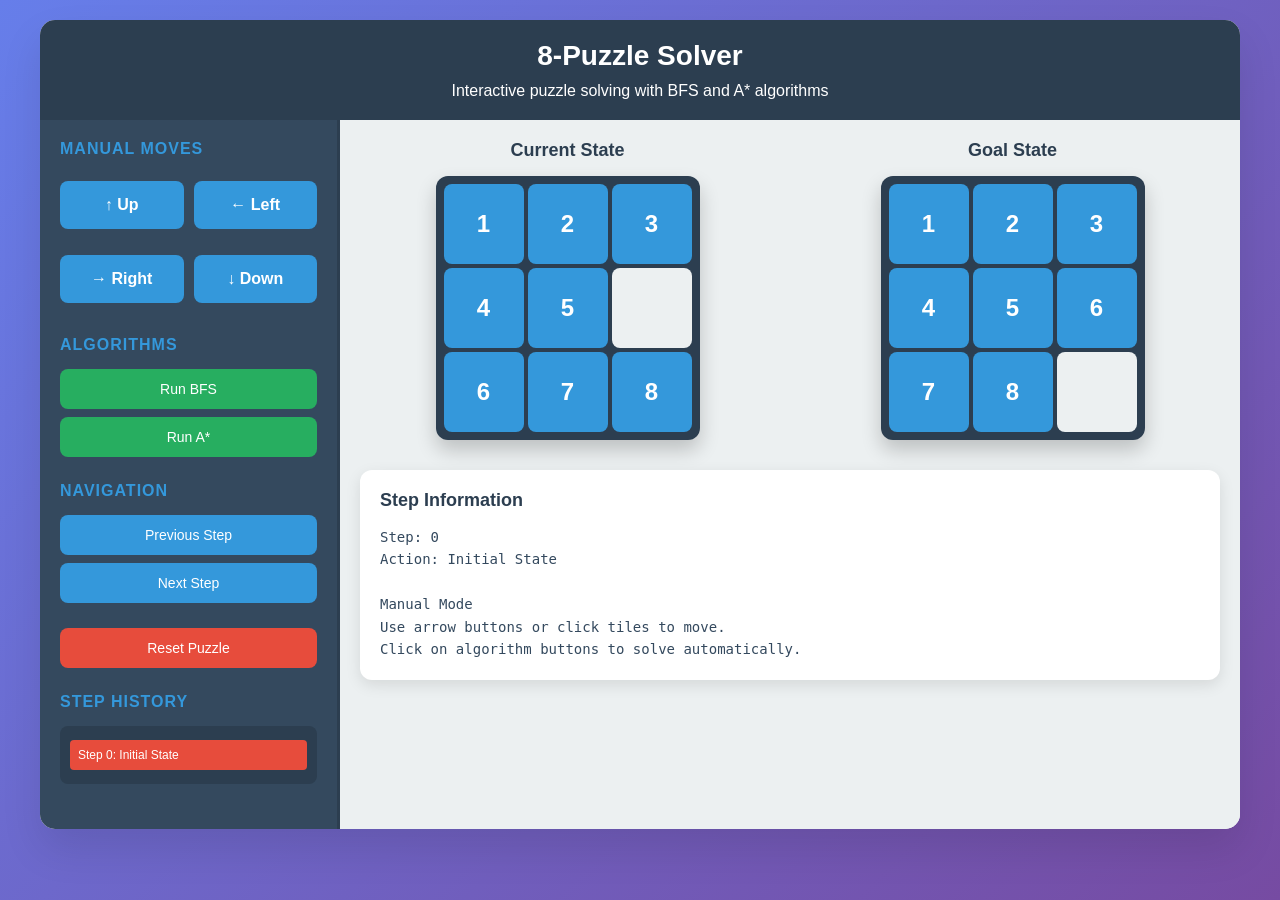
<file: assets/puzzle-olver.html>
<!DOCTYPE html>
<html lang="en">
<head>
    <meta charset="UTF-8">
    <meta name="viewport" content="width=device-width, initial-scale=1.0">
    <title>8-Puzzle Solver</title>
    <style>
        * {
            margin: 0;
            padding: 0;
            box-sizing: border-box;
        }

        body {
            font-family: -apple-system, BlinkMacSystemFont, 'Segoe UI', Roboto, sans-serif;
            background: linear-gradient(135deg, #667eea 0%, #764ba2 100%);
            min-height: 100vh;
            padding: 20px;
        }

        .container {
            max-width: 1200px;
            margin: 0 auto;
            background: white;
            border-radius: 15px;
            box-shadow: 0 20px 40px rgba(0,0,0,0.1);
            overflow: hidden;
        }

        .header {
            background: #2c3e50;
            color: white;
            padding: 20px;
            text-align: center;
        }

        .header h1 {
            font-size: 28px;
            margin-bottom: 10px;
        }

        .content {
            display: flex;
            min-height: 600px;
        }

        .sidebar {
            width: 300px;
            background: #34495e;
            color: white;
            padding: 20px;
            border-right: 3px solid #2c3e50;
        }

        .visualization {
            flex: 1;
            padding: 20px;
            background: #ecf0f1;
        }

        .control-group {
            margin-bottom: 25px;
        }

        .control-group h3 {
            color: #3498db;
            margin-bottom: 15px;
            font-size: 16px;
            text-transform: uppercase;
            letter-spacing: 1px;
        }

        .btn {
            display: block;
            width: 100%;
            padding: 12px;
            margin: 8px 0;
            background: #3498db;
            color: white;
            border: none;
            border-radius: 8px;
            font-size: 14px;
            cursor: pointer;
            transition: all 0.3s ease;
        }

        .btn:hover {
            background: #2980b9;
            transform: translateY(-2px);
        }

        .btn-danger {
            background: #e74c3c;
        }

        .btn-danger:hover {
            background: #c0392b;
        }

        .btn-success {
            background: #27ae60;
        }

        .btn-success:hover {
            background: #219a52;
        }

        .move-buttons {
            display: grid;
            grid-template-columns: 1fr 1fr;
            gap: 10px;
        }

        .move-btn {
            padding: 15px;
            font-size: 16px;
            font-weight: bold;
        }

        .history {
            max-height: 200px;
            overflow-y: auto;
            background: #2c3e50;
            border-radius: 8px;
            padding: 10px;
            margin-top: 10px;
        }

        .history-item {
            padding: 8px;
            margin: 4px 0;
            background: #34495e;
            border-radius: 4px;
            cursor: pointer;
            font-size: 12px;
            transition: background 0.3s ease;
        }

        .history-item:hover {
            background: #3498db;
        }

        .history-item.active {
            background: #e74c3c;
        }

        .puzzle-container {
            display: flex;
            justify-content: space-around;
            align-items: flex-start;
            flex-wrap: wrap;
            gap: 30px;
            margin-bottom: 30px;
        }

        .puzzle-box {
            text-align: center;
        }

        .puzzle-box h3 {
            margin-bottom: 15px;
            color: #2c3e50;
            font-size: 18px;
        }

        .puzzle {
            display: grid;
            grid-template-columns: repeat(3, 80px);
            grid-template-rows: repeat(3, 80px);
            gap: 4px;
            background: #2c3e50;
            padding: 8px;
            border-radius: 12px;
            box-shadow: 0 10px 20px rgba(0,0,0,0.2);
        }

        .tile {
            display: flex;
            align-items: center;
            justify-content: center;
            background: #3498db;
            color: white;
            font-size: 24px;
            font-weight: bold;
            border-radius: 8px;
            cursor: pointer;
            transition: all 0.3s ease;
            user-select: none;
        }

        .tile.empty {
            background: #ecf0f1;
            color: transparent;
            cursor: default;
        }

        .tile:hover:not(.empty) {
            background: #2980b9;
            transform: scale(1.05);
        }

        .info-panel {
            background: white;
            padding: 20px;
            border-radius: 12px;
            box-shadow: 0 5px 15px rgba(0,0,0,0.1);
            margin-top: 20px;
        }

        .info-panel h3 {
            color: #2c3e50;
            margin-bottom: 15px;
            font-size: 18px;
        }

        .info-content {
            font-family: 'Monaco', 'Menlo', monospace;
            font-size: 14px;
            line-height: 1.6;
            color: #34495e;
        }

        .message {
            padding: 15px;
            margin: 15px 0;
            border-radius: 8px;
            text-align: center;
            font-weight: bold;
        }

        .message.error {
            background: #e74c3c;
            color: white;
        }

        .message.success {
            background: #27ae60;
            color: white;
        }

        .algorithm-info {
            background: #f8f9fa;
            padding: 10px;
            border-radius: 6px;
            margin: 10px 0;
            border-left: 4px solid #3498db;
        }

        @media (max-width: 768px) {
            .content {
                flex-direction: column;
            }
            .sidebar {
                width: 100%;
                border-right: none;
                border-bottom: 3px solid #2c3e50;
            }
        }
    </style>
</head>
<body>
    <div class="container">
        <div class="header">
            <h1>8-Puzzle Solver</h1>
            <p>Interactive puzzle solving with BFS and A* algorithms</p>
        </div>
        
        <div class="content">
            <!-- Left Sidebar -->
            <div class="sidebar">
                <!-- Manual Controls -->
                <div class="control-group">
                    <h3>Manual Moves</h3>
                    <div class="move-buttons">
                        <button class="btn move-btn" onclick="moveTile('up')">↑ Up</button>
                        <button class="btn move-btn" onclick="moveTile('left')">← Left</button>
                        <button class="btn move-btn" onclick="moveTile('right')">→ Right</button>
                        <button class="btn move-btn" onclick="moveTile('down')">↓ Down</button>
                    </div>
                </div>

                <!-- Algorithms -->
                <div class="control-group">
                    <h3>Algorithms</h3>
                    <button class="btn btn-success" onclick="runBFS()">Run BFS</button>
                    <button class="btn btn-success" onclick="runAStar()">Run A*</button>
                </div>

                <!-- Navigation -->
                <div class="control-group">
                    <h3>Navigation</h3>
                    <button class="btn" onclick="previousStep()">Previous Step</button>
                    <button class="btn" onclick="nextStep()">Next Step</button>
                </div>

                <!-- Reset -->
                <div class="control-group">
                    <button class="btn btn-danger" onclick="resetPuzzle()">Reset Puzzle</button>
                </div>

                <!-- History -->
                <div class="control-group">
                    <h3>Step History</h3>
                    <div class="history" id="historyList">
                        <!-- History items will be added here -->
                    </div>
                </div>
            </div>

            <!-- Right Visualization Area -->
            <div class="visualization">
                <!-- Puzzle Display -->
                <div class="puzzle-container">
                    <div class="puzzle-box">
                        <h3>Current State</h3>
                        <div class="puzzle" id="currentPuzzle">
                            <!-- Current puzzle tiles will be added here -->
                        </div>
                    </div>
                    <div class="puzzle-box">
                        <h3>Goal State</h3>
                        <div class="puzzle" id="goalPuzzle">
                            <!-- Goal puzzle tiles will be added here -->
                        </div>
                    </div>
                </div>

                <!-- Message Display -->
                <div id="messageArea"></div>

                <!-- Information Panel -->
                <div class="info-panel">
                    <h3>Step Information</h3>
                    <div class="info-content" id="infoContent">
                        Welcome to the 8-Puzzle Solver! Use the controls to move tiles or run algorithms.
                    </div>
                </div>
            </div>
        </div>
    </div>

    <script>
        // Puzzle state and game variables
        let state = [1, 2, 3, 4, 5, 0, 6, 7, 8]; // Changed to a solvable state
        const goal = [1, 2, 3, 4, 5, 6, 7, 8, 0];
        let history = [{ step: 0, action: 'Initial State', state: [...state], visitedCount: 0 }];
        let currentStep = 0;
        let algorithmHistory = [];
        let runningAlgorithm = null;

        // Utility functions
        function manhattanDistance(state, goal) {
            let distance = 0;
            for (let i = 0; i < state.length; i++) {
                if (state[i] === 0) continue;
                const goalIndex = goal.indexOf(state[i]);
                const x1 = Math.floor(i / 3), y1 = i % 3;
                const x2 = Math.floor(goalIndex / 3), y2 = goalIndex % 3;
                distance += Math.abs(x1 - x2) + Math.abs(y1 - y2);
            }
            return distance;
        }

        function getNeighbors(currentState) {
            const neighbors = [];
            const blankIndex = currentState.indexOf(0);
            const x = Math.floor(blankIndex / 3);
            const y = blankIndex % 3;
            
            const moves = [
                { direction: 'up', dx: -1, dy: 0 },
                { direction: 'down', dx: 1, dy: 0 },
                { direction: 'left', dx: 0, dy: -1 },
                { direction: 'right', dx: 0, dy: 1 }
            ];
            
            for (const move of moves) {
                const newX = x + move.dx;
                const newY = y + move.dy;
                
                if (newX >= 0 && newX < 3 && newY >= 0 && newY < 3) {
                    const newIndex = newX * 3 + newY;
                    const newState = [...currentState];
                    [newState[blankIndex], newState[newIndex]] = [newState[newIndex], newState[blankIndex]];
                    neighbors.push({ direction: move.direction, state: newState });
                }
            }
            
            return neighbors;
        }

        // Check if puzzle is solvable
        function isSolvable(state, goal) {
            // For 8-puzzle, a state is solvable if the number of inversions is even
            let inversions = 0;
            const flatState = state.filter(tile => tile !== 0);
            const flatGoal = goal.filter(tile => tile !== 0);
            
            for (let i = 0; i < flatState.length; i++) {
                for (let j = i + 1; j < flatState.length; j++) {
                    if (flatState[i] > flatState[j]) {
                        inversions++;
                    }
                }
            }
            
            return inversions % 2 === 0;
        }

        // Initialize the puzzle
        function initPuzzle() {
            renderPuzzle('currentPuzzle', state);
            renderPuzzle('goalPuzzle', goal);
            updateHistory();
            updateInfo();
        }

        // Render puzzle on the screen
        function renderPuzzle(elementId, puzzleState) {
            const puzzleElement = document.getElementById(elementId);
            puzzleElement.innerHTML = '';
            
            puzzleState.forEach((value, index) => {
                const tile = document.createElement('div');
                tile.className = value === 0 ? 'tile empty' : 'tile';
                tile.textContent = value === 0 ? '' : value;
                tile.onclick = () => handleTileClick(value);
                puzzleElement.appendChild(tile);
            });
        }

        // Handle tile click for manual movement
        function handleTileClick(tileValue) {
            if (runningAlgorithm || tileValue === 0) return;
            
            const blankIndex = state.indexOf(0);
            const tileIndex = state.indexOf(tileValue);
            const blankRow = Math.floor(blankIndex / 3);
            const blankCol = blankIndex % 3;
            const tileRow = Math.floor(tileIndex / 3);
            const tileCol = tileIndex % 3;
            
            // Check if the clicked tile is adjacent to the blank
            if ((Math.abs(blankRow - tileRow) === 1 && blankCol === tileCol) || 
                (Math.abs(blankCol - tileCol) === 1 && blankRow === tileRow)) {
                // Move the tile
                const newState = [...state];
                newState[blankIndex] = tileValue;
                newState[tileIndex] = 0;
                state = newState;
                
                addToHistory(`Moved ${tileValue}`);
                updateDisplay();
            } else {
                showMessage('Can only move tiles adjacent to the empty space!', 'error');
            }
        }

        // Move tile using direction buttons
        function moveTile(direction) {
            if (runningAlgorithm) return;
            
            const blankIndex = state.indexOf(0);
            let targetIndex = -1;
            
            switch(direction) {
                case 'up':
                    if (blankIndex >= 3) targetIndex = blankIndex - 3;
                    break;
                case 'down':
                    if (blankIndex < 6) targetIndex = blankIndex + 3;
                    break;
                case 'left':
                    if (blankIndex % 3 !== 0) targetIndex = blankIndex - 1;
                    break;
                case 'right':
                    if (blankIndex % 3 !== 2) targetIndex = blankIndex + 1;
                    break;
            }
            
            if (targetIndex !== -1) {
                const tileValue = state[targetIndex];
                const newState = [...state];
                newState[blankIndex] = tileValue;
                newState[targetIndex] = 0;
                state = newState;
                
                addToHistory(`Move ${direction}`);
                updateDisplay();
            } else {
                showMessage(`Cannot move ${direction}!`, 'error');
            }
        }

        // Add move to history
        function addToHistory(action) {
            history.push({
                step: history.length,
                action: action,
                state: [...state],
                visitedCount: 0
            });
            currentStep = history.length - 1;
        }

        // Update history display
        function updateHistory() {
            const historyList = document.getElementById('historyList');
            historyList.innerHTML = '';
            
            const displayHistory = runningAlgorithm ? algorithmHistory : history;
            
            displayHistory.forEach((item, index) => {
                const historyItem = document.createElement('div');
                historyItem.className = `history-item ${index === currentStep ? 'active' : ''}`;
                historyItem.textContent = `Step ${item.step}: ${item.action}`;
                historyItem.onclick = () => jumpToStep(index);
                historyList.appendChild(historyItem);
            });
            
            // Scroll to current step
            if (historyList.children[currentStep]) {
                historyList.children[currentStep].scrollIntoView({ behavior: 'smooth', block: 'nearest' });
            }
        }

        // Jump to specific step in history
        function jumpToStep(stepIndex) {
            if (runningAlgorithm) {
                if (stepIndex < algorithmHistory.length) {
                    currentStep = stepIndex;
                    state = [...algorithmHistory[stepIndex].state];
                }
            } else {
                if (stepIndex < history.length) {
                    currentStep = stepIndex;
                    state = [...history[stepIndex].state];
                }
            }
            updateDisplay();
        }

        // Update information panel
        function updateInfo() {
            const infoContent = document.getElementById('infoContent');
            
            if (runningAlgorithm && algorithmHistory[currentStep]) {
                const step = algorithmHistory[currentStep];
                let info = `Step: ${step.step}\n`;
                info += `Action: ${step.action}\n`;
                
                if (step.fValue !== undefined) {
                    info += `f-value: ${step.fValue}\n`;
                    info += `g-value: ${step.gValue}\n`;
                }
                
                if (step.queueLength !== undefined) {
                    info += `Queue length: ${step.queueLength}\n`;
                }
                
                if (step.openListSize !== undefined) {
                    info += `Open list size: ${step.openListSize}\n`;
                }
                
                info += `Visited states: ${step.visitedCount}\n`;
                
                if (step.path) {
                    info += `\nSolution found in ${step.moves} moves!\n`;
                    info += `Path: ${step.path.join(' → ')}`;
                }
                
                infoContent.innerHTML = info.replace(/\n/g, '<br>');
            } else {
                const currentHistory = runningAlgorithm ? algorithmHistory : history;
                const step = currentHistory[currentStep] || history[0];
                let info = `Step: ${step.step}\n`;
                info += `Action: ${step.action}\n`;
                info += `\nManual Mode\n`;
                info += `Use arrow buttons or click tiles to move.\n`;
                info += `Click on algorithm buttons to solve automatically.`;
                infoContent.innerHTML = info.replace(/\n/g, '<br>');
            }
        }

        // Show message
        function showMessage(message, type = 'error') {
            const messageArea = document.getElementById('messageArea');
            messageArea.innerHTML = `<div class="message ${type}">${message}</div>`;
            setTimeout(() => {
                messageArea.innerHTML = '';
            }, 3000);
        }

        // Update entire display
        function updateDisplay() {
            renderPuzzle('currentPuzzle', state);
            updateHistory();
            updateInfo();
        }

        // Reset puzzle to initial state
        function resetPuzzle() {
            state = [1, 2, 3, 4, 5, 0, 6, 7, 8]; // Solvable state
            history = [{ step: 0, action: 'Initial State', state: [...state], visitedCount: 0 }];
            currentStep = 0;
            algorithmHistory = [];
            runningAlgorithm = null;
            updateDisplay();
            showMessage('Puzzle reset to initial state', 'success');
        }

        // Navigation functions
        function previousStep() {
            if (runningAlgorithm && currentStep > 0) {
                currentStep--;
                state = [...algorithmHistory[currentStep].state];
                updateDisplay();
            } else if (!runningAlgorithm && currentStep > 0) {
                currentStep--;
                state = [...history[currentStep].state];
                updateDisplay();
            }
        }

        function nextStep() {
            if (runningAlgorithm && currentStep < algorithmHistory.length - 1) {
                currentStep++;
                state = [...algorithmHistory[currentStep].state];
                updateDisplay();
            } else if (!runningAlgorithm && currentStep < history.length - 1) {
                currentStep++;
                state = [...history[currentStep].state];
                updateDisplay();
            }
        }

        // Algorithm implementations - FIXED VERSION
        function runBFS() {
            if (!isSolvable(state, goal)) {
                showMessage('This puzzle state is not solvable! Try a different arrangement.', 'error');
                return;
            }

            showMessage('Running BFS algorithm...', 'success');
            
            algorithmHistory = [];
            const queue = [{ state: [...state], path: [] }];
            const visited = new Set();
            let step = 0;
            
            // Add initial state
            algorithmHistory.push({
                step: step++,
                action: 'Start',
                state: [...state],
                queueLength: queue.length,
                visitedCount: visited.size
            });

            while (queue.length > 0 && step < 500) { // Safety limit
                const current = queue.shift();
                const currentStateStr = current.state.toString();
                
                if (visited.has(currentStateStr)) continue;
                
                visited.add(currentStateStr);
                
                // Update current state in history
                if (step > 1) { // Don't add start state twice
                    algorithmHistory.push({
                        step: step - 1,
                        action: `Exploring...`,
                        state: [...current.state],
                        queueLength: queue.length,
                        visitedCount: visited.size
                    });
                }

                // Check if goal is reached
                if (current.state.toString() === goal.toString()) {
                    algorithmHistory.push({
                        step: step,
                        action: 'GOAL REACHED!',
                        state: [...current.state],
                        queueLength: queue.length,
                        visitedCount: visited.size,
                        path: current.path,
                        moves: current.path.length
                    });
                    runningAlgorithm = 'BFS';
                    currentStep = algorithmHistory.length - 1;
                    updateDisplay();
                    showMessage(`Solution found in ${current.path.length} moves!`, 'success');
                    return;
                }

                // Explore neighbors
                const neighbors = getNeighbors(current.state);
                for (const neighbor of neighbors) {
                    const neighborStr = neighbor.state.toString();
                    if (!visited.has(neighborStr)) {
                        queue.push({
                            state: neighbor.state,
                            path: [...current.path, neighbor.direction]
                        });
                    }
                }

                // Add exploration step
                algorithmHistory.push({
                    step: step++,
                    action: `Checking ${visited.size} states...`,
                    state: [...current.state],
                    queueLength: queue.length,
                    visitedCount: visited.size
                });
            }

            algorithmHistory.push({
                step: step,
                action: 'Search completed',
                state: [...state],
                queueLength: queue.length,
                visitedCount: visited.size
            });
            
            runningAlgorithm = 'BFS';
            currentStep = algorithmHistory.length - 1;
            updateDisplay();
            showMessage('Goal state not found within search limit', 'error');
        }

        function runAStar() {
            if (!isSolvable(state, goal)) {
                showMessage('This puzzle state is not solvable! Try a different arrangement.', 'error');
                return;
            }

            showMessage('Running A* algorithm...', 'success');
            
            algorithmHistory = [];
            const openSet = [{ 
                state: [...state], 
                path: [], 
                g: 0, 
                f: manhattanDistance(state, goal),
                parent: null
            }];
            const visited = new Set();
            let step = 0;
            
            // Add initial state
            algorithmHistory.push({
                step: step++,
                action: 'Start',
                state: [...state],
                fValue: manhattanDistance(state, goal),
                gValue: 0,
                openListSize: openSet.length,
                visitedCount: visited.size
            });

            while (openSet.length > 0 && step < 500) {
                // Find node with lowest f score
                let lowestIndex = 0;
                for (let i = 1; i < openSet.length; i++) {
                    if (openSet[i].f < openSet[lowestIndex].f) {
                        lowestIndex = i;
                    }
                }
                
                const current = openSet.splice(lowestIndex, 1)[0];
                const currentStateStr = current.state.toString();
                
                if (visited.has(currentStateStr)) continue;
                visited.add(currentStateStr);

                // Add to history
                if (step > 1) {
                    algorithmHistory.push({
                        step: step - 1,
                        action: `Exploring (f=${current.f})`,
                        state: [...current.state],
                        fValue: current.f,
                        gValue: current.g,
                        openListSize: openSet.length,
                        visitedCount: visited.size
                    });
                }

                // Check for goal
                if (current.state.toString() === goal.toString()) {
                    algorithmHistory.push({
                        step: step,
                        action: 'GOAL REACHED!',
                        state: [...current.state],
                        fValue: current.f,
                        gValue: current.g,
                        openListSize: openSet.length,
                        visitedCount: visited.size,
                        path: current.path,
                        moves: current.path.length
                    });
                    runningAlgorithm = 'A*';
                    currentStep = algorithmHistory.length - 1;
                    updateDisplay();
                    showMessage(`Optimal solution found in ${current.path.length} moves!`, 'success');
                    return;
                }

                // Explore neighbors
                const neighbors = getNeighbors(current.state);
                for (const neighbor of neighbors) {
                    const neighborStr = neighbor.state.toString();
                    if (!visited.has(neighborStr)) {
                        const gNew = current.g + 1;
                        const fNew = gNew + manhattanDistance(neighbor.state, goal);
                        
                        openSet.push({
                            state: neighbor.state,
                            path: [...current.path, neighbor.direction],
                            g: gNew,
                            f: fNew,
                            parent: current
                        });
                    }
                }

                // Add progress update
                algorithmHistory.push({
                    step: step++,
                    action: `Evaluating paths...`,
                    state: [...current.state],
                    fValue: current.f,
                    gValue: current.g,
                    openListSize: openSet.length,
                    visitedCount: visited.size
                });
            }

            algorithmHistory.push({
                step: step,
                action: 'Search completed',
                state: [...state],
                openListSize: openSet.length,
                visitedCount: visited.size
            });
            
            runningAlgorithm = 'A*';
            currentStep = algorithmHistory.length - 1;
            updateDisplay();
            showMessage('Goal state not found within search limit', 'error');
        }

        // Initialize the application
        window.onload = initPuzzle;
    </script>
</body>
</html>
</file>
